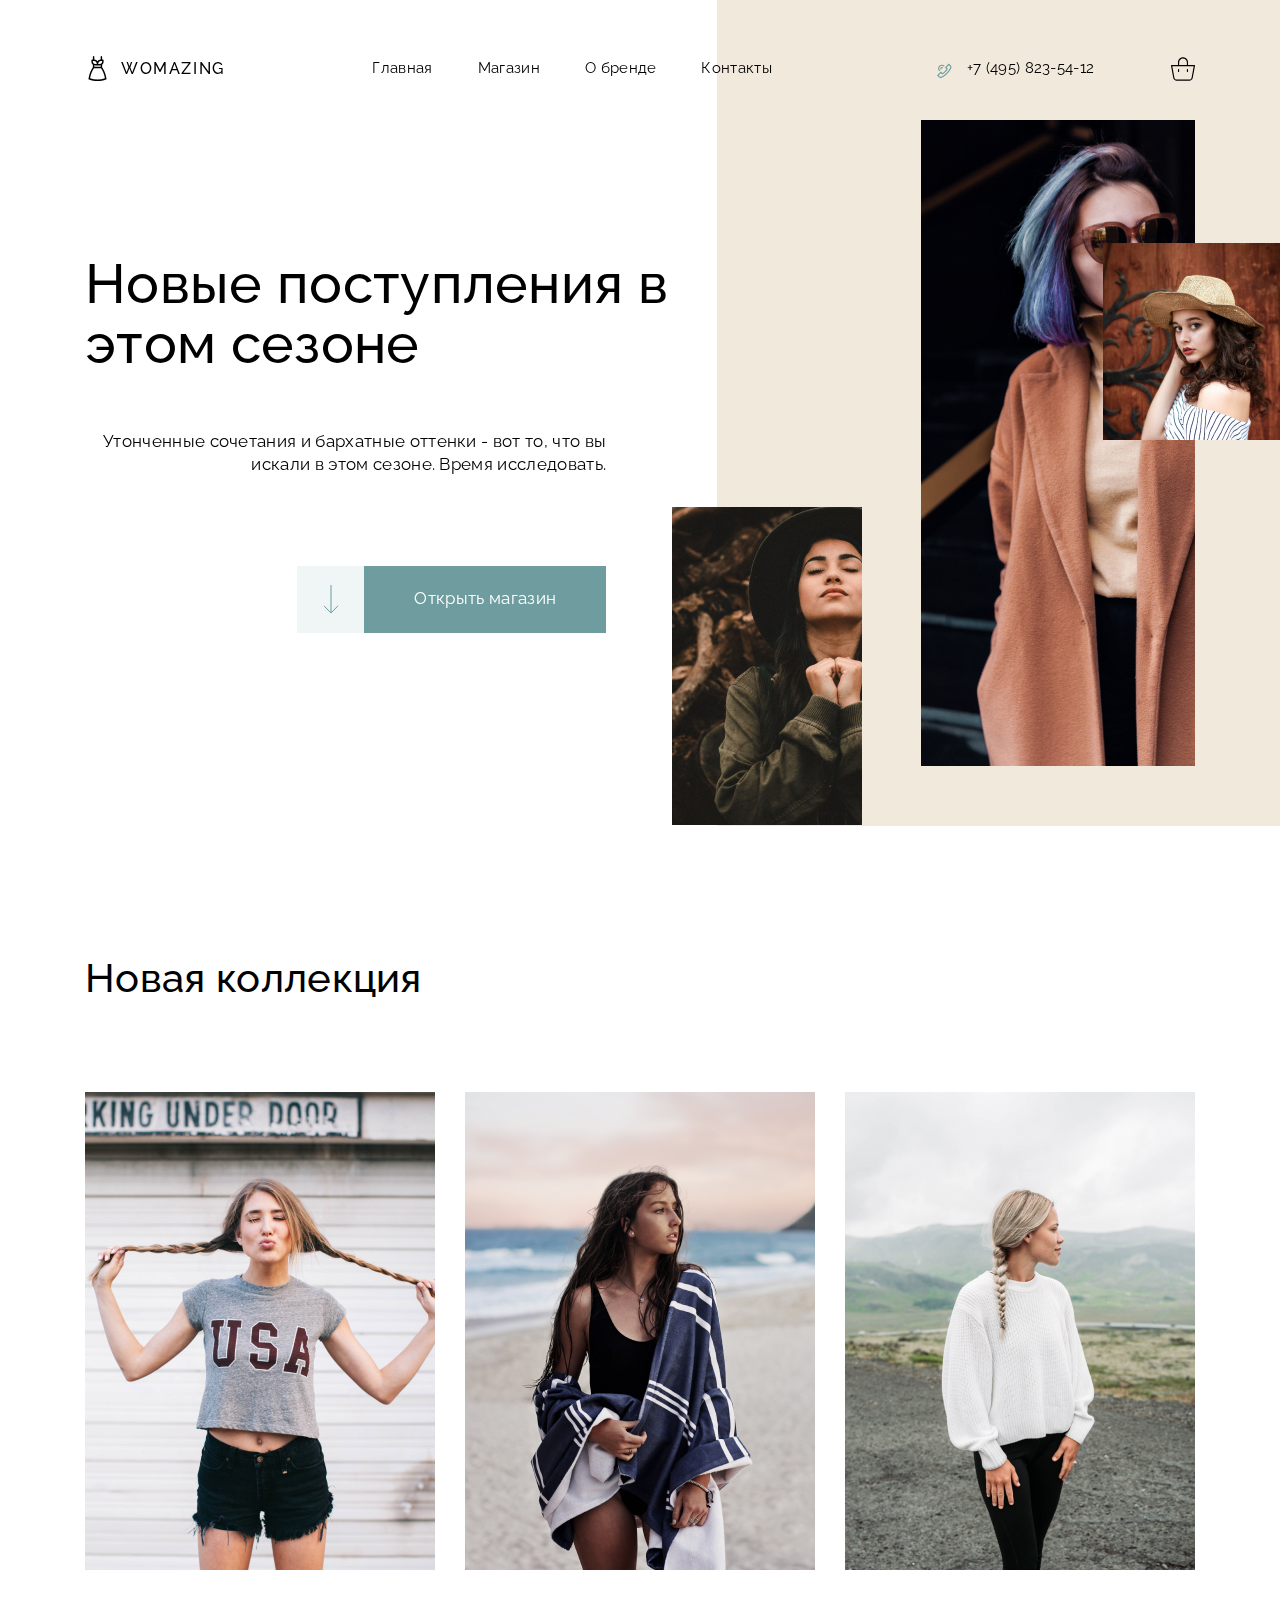
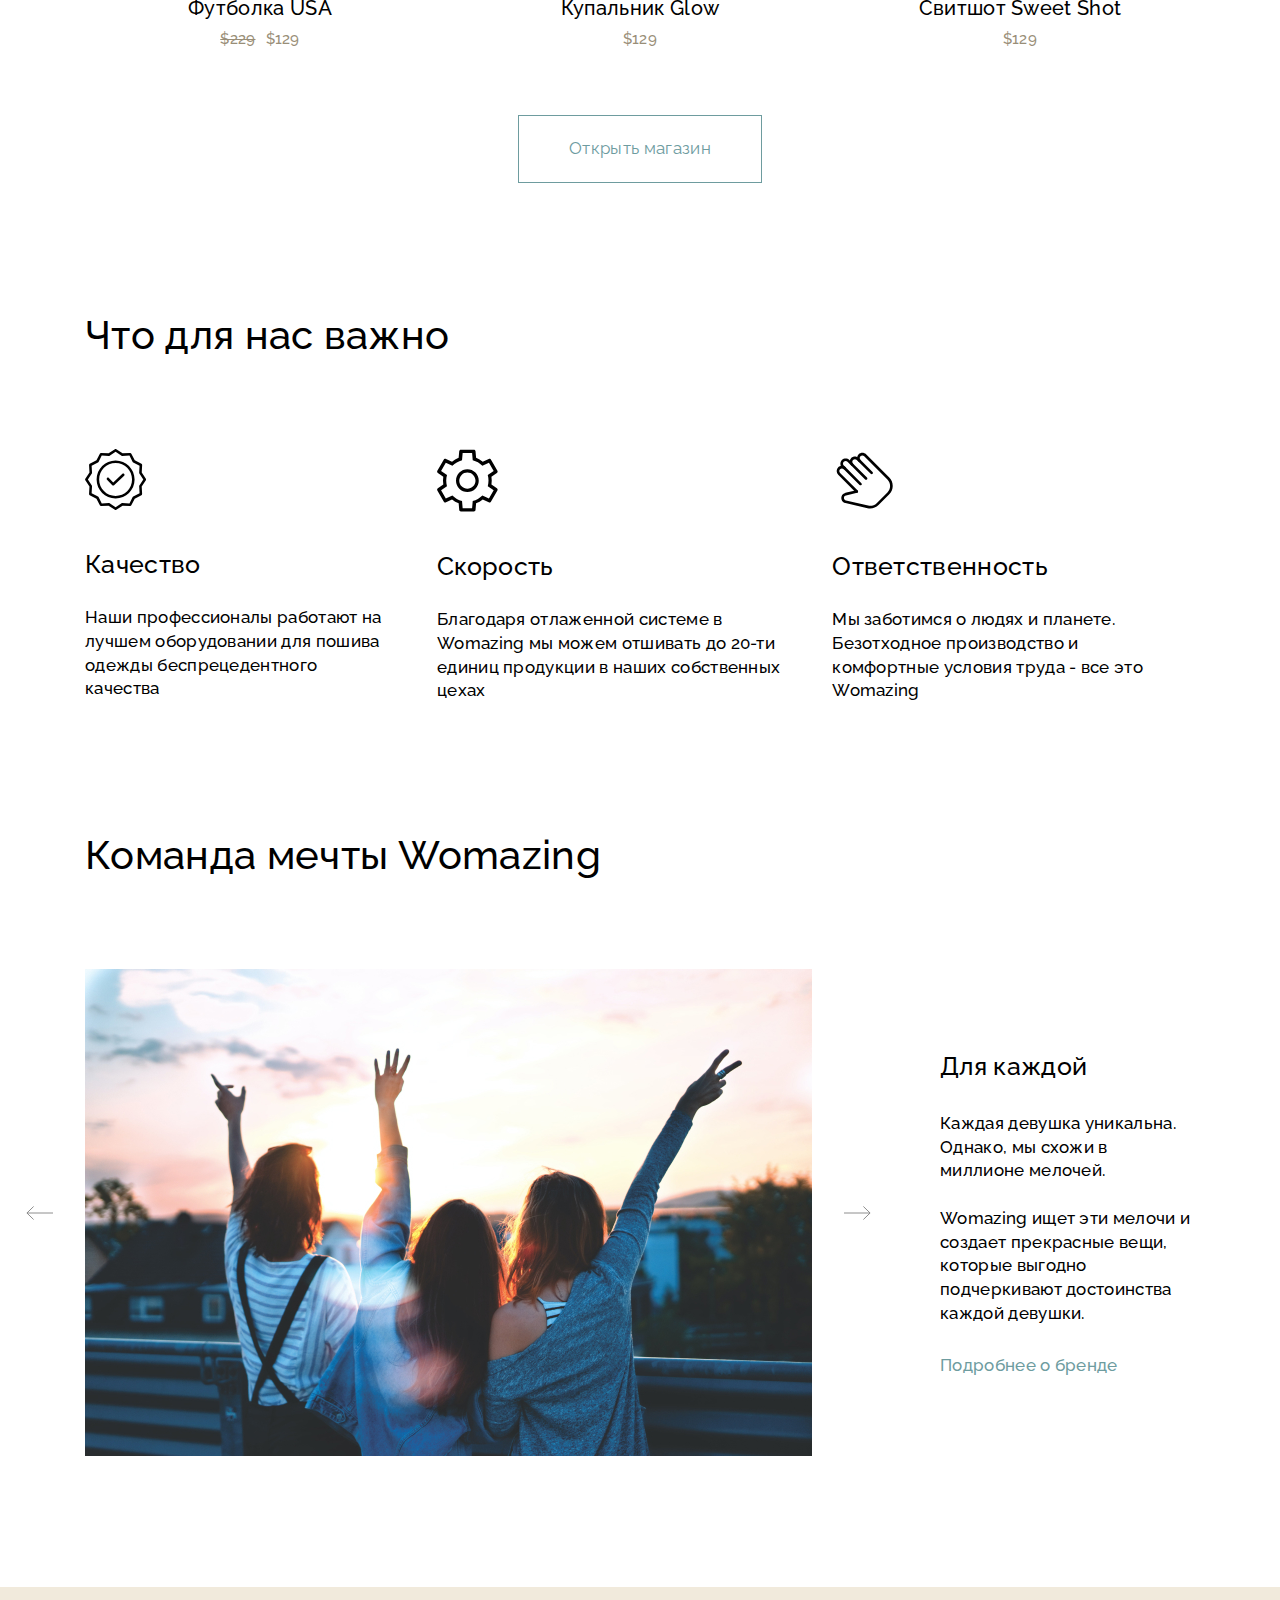
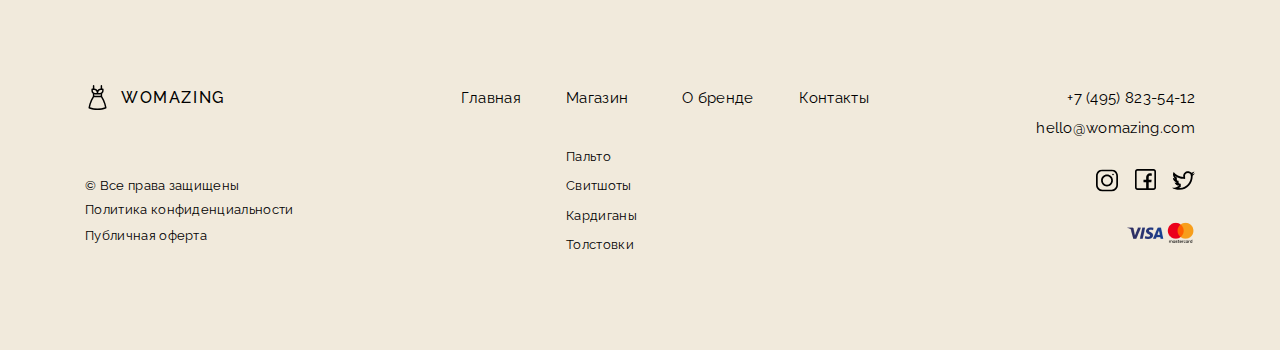
<file: index.html>
<!DOCTYPE html>
<html lang="ru">
  <head>
    <meta charset="UTF-8" />
    <meta http-equiv="X-UA-Compatible" content="IE=edge" />
    <meta name="viewport" content="width=device-width, initial-scale=1.0" />
    <link
      href="https://fonts.googleapis.com/css?family=Raleway:300,regular,500,700,900&display=swap"
      rel="stylesheet"
    />
    <link
      rel="stylesheet"
      href="https://cdn.jsdelivr.net/npm/swiper@9/swiper-bundle.min.css"
    />
    <link rel="stylesheet" href="fontawesome/all.min.css">
    <link rel="stylesheet" href="styles/reset.css" />
    <link rel="stylesheet" href="styles/styles.css" />
    <title>Главная</title>
  </head>
  <body>
    <div class="wrapper">
      <!-- HEADER -->
      <header class="header">
        <div class="header__container">
          <a class="header__logo _logo" href="#">Womazing</a>
          <nav class="header__menu menu">
            <ul class="menu__list">
              <li class="menu__item">
                <a class="menu__link" href="#">Главная</a>
              </li>
              <li class="menu__item">
                <a class="menu__link" href="shop.html">Магазин</a>
              </li>
              <li class="menu__item">
                <a class="menu__link" href="about-brand.html">О бренде</a>
              </li>
              <li class="menu__item">
                <a class="menu__link" href="contacts.html">Контакты</a>
              </li>
            </ul>
          </nav>
          <a class="header__phone" href="tel:+74958235412"
            ><svg
              class="header__phone-svg"
              width="27"
              height="27"
              viewBox="0 0 27 27"
              fill="none"
              xmlns="http://www.w3.org/2000/svg"
            >
              <g clip-path="url(#clip0_6_297)">
                <path
                  d="M8.25235 7.81643C6.75052 9.31823 6.75052 11.7618 8.25232 13.2636L9.05001 12.4659C7.9881 11.404 7.98807 9.67613 9.05004 8.61417C10.112 7.55224 11.8399 7.55224 12.9018 8.61414L13.6995 7.81646C12.1977 6.31463 9.75412 6.31466 8.25235 7.81643Z"
                  fill="#6E9C9F"
                />
                <path
                  d="M9.84133 9.39119C9.20916 10.0234 9.20913 11.052 9.8413 11.6842L10.639 10.8865C10.5458 10.7934 10.4945 10.6695 10.4945 10.5377C10.4945 10.406 10.5459 10.2821 10.639 10.1889C10.7322 10.0958 10.8561 10.0444 10.9878 10.0444C11.1196 10.0444 11.2435 10.0958 11.3366 10.1889L12.1343 9.39122C11.5022 8.75902 10.4735 8.75902 9.84133 9.39119Z"
                  fill="#6E9C9F"
                />
                <path
                  d="M19.7482 7.43513L17.855 5.54847L13.9233 9.47366L15.4475 11.0478C15.1921 11.5013 14.6378 12.3699 13.6933 13.3145C12.7486 14.2592 11.8736 14.8197 11.4158 15.0792L9.87255 13.5556L6.0022 17.4029L7.88504 19.2983C8.60479 20.0181 9.69992 20.2046 10.6101 19.7625C11.9991 19.0879 14.0954 17.8431 16.1942 15.7443C18.2931 13.6455 19.5378 11.5492 20.2124 10.1602C20.3723 9.83109 20.4499 9.47787 20.4499 9.12691C20.4499 8.50719 20.2077 7.89464 19.7482 7.43513ZM19.1977 9.66732C18.5609 10.9785 17.3845 12.9586 15.3965 14.9466C13.4086 16.9345 11.4284 18.1109 10.1173 18.7477C9.63929 18.9799 9.06281 18.8806 8.68414 18.5019L7.59739 17.4079L9.87537 15.1436L11.1901 16.4415L11.5418 16.2849C11.599 16.2595 12.9594 15.6438 14.4911 14.1121C16.0238 12.5795 16.6266 11.2305 16.6515 11.1739L16.804 10.8268L15.5067 9.48704L17.8558 7.14178L18.9511 8.23326C19.3306 8.61329 19.4298 9.18952 19.1977 9.66732Z"
                  fill="#6E9C9F"
                />
              </g>
              <defs>
                <clipPath id="clip0_6_297">
                  <rect
                    width="17"
                    height="17"
                    fill="white"
                    transform="translate(6 3)"
                  />
                </clipPath>
              </defs>
            </svg>
            +7 (495) 823-54-12</a
          >
          <a class="header__basket" href="cart.html">
            <img
              class="header__basket-img"
              src="images/header/basket.svg"
              alt="Корзина"
            />
            <span class="header__basket-counter"></span>
          </a>
        </div>
      </header>
      <!-- PAGE -->
      <main class="page">
        <!-- HOME -->
        <section class="page__home home">
          <div class="home__container">
            <div class="home__slider slider">
              <div class="slider__body swiper">
                <div class="slider__items swiper-wrapper">
                  <div class="slider__item swiper-slide">
                    <h1 class="slider__title">
                      Новые поступления в этом сезоне
                    </h1>
                    <p class="slider__text">
                      Утонченные сочетания и бархатные оттенки - вот то, что вы
                      искали в этом сезоне. Время исследовать.
                    </p>
                    <div class="slider__buttons">
                      <a class="slider__button button-arrow" href="#collection">
                        <img
                          src="images/home/arrow-bottom.svg"
                          alt="Стрелка вниз"
                        />
                      </a>
                      <a class="slider__button button-shop" href="shop.html"
                        >Открыть магазин</a
                      >
                    </div>
                  </div>
                  <div class="slider__item swiper-slide">
                    <h1 class="slider__title">
                      Что-то новенькое. Мы заждались тебя.
                    </h1>
                    <p class="slider__text">
                      Надоело искать себя в сером городе? Настало время новых
                      идей, свежих красок и вдохновения с Womazing!
                    </p>
                    <div class="slider__buttons">
                      <a class="slider__button button-arrow" href="#collection">
                        <img
                          src="images/home/arrow-bottom.svg"
                          alt="Стрелка вниз"
                        />
                      </a>
                      <a class="slider__button button-shop" href="shop.html"
                        >Открыть магазин</a
                      >
                    </div>
                  </div>
                  <div class="slider__item swiper-slide">
                    <h1 class="slider__title">
                      Включай новый сезон с WOMAZING
                    </h1>
                    <p class="slider__text">
                      Мы обновили ассортимент - легендарные коллекции и новинки
                      от отечественных дизайнеров
                    </p>
                    <div class="slider__buttons">
                      <a class="slider__button button-arrow" href="#collection">
                        <img
                          src="images/home/arrow-bottom.svg"
                          alt="Стрелка вниз"
                        />
                      </a>
                      <a class="slider__button button-shop" href="shop.html"
                        >Открыть магазин</a
                      >
                    </div>
                  </div>
                </div>
              </div>
              <div class="slider-images swiper">
                <div class="slider-images__items swiper-wrapper">
                  <div class="slider-images__item swiper-slide">
                    <img
                      class="slider-images__img"
                      src="images/home/image-1.jpg"
                      alt="Изображение 1"
                    />
                  </div>
                  <div class="slider-images__item swiper-slide">
                    <img
                      class="slider-images__img"
                      src="images/home/image-1.jpg"
                      alt="Изображение 2"
                    />
                  </div>
                  <div class="slider-images__item swiper-slide">
                    <img
                      class="slider-images__img"
                      src="images/home/image-1.jpg"
                      alt="Изображение 3"
                    />
                  </div>
                </div>
              </div>
              <div class="slider-pagination swiper-pagination"></div>
            </div>
            <div class="home__background"></div>
          </div>
        </section>
        <!-- COLLECTION -->
        <section class="page__collection collection" id="collection">
          <div class="collection__container">
            <h2 class="collection__title">Новая коллекция</h2>
            <div class="collection__body">
              <ul class="collection__items">
                <li class="collection__item item-collection">
                  <a class="item-collection__link" href="#">
                    <div class="item-collection__img-wrapper">
                      <img
                        class="item-collection__img"
                        src="images/collection/item-1.jpg"
                        alt="Первый товар"
                      />
                      <div class="item-collection__overlay"></div>
                    </div>
                    <p class="item-collection__title">Футболка USA</p>
                    <p class="item-collection__price"><span>$229</span>$129</p></a
                  >
                </li>
                <li class="collection__item item-collection">
                  <a class="item-collection__link" href="#">
                    <div class="item-collection__img-wrapper">
                      <img
                        class="item-collection__img"
                        src="images/collection/item-2.jpg"
                        alt="Второй товар"
                      />
                      <div class="item-collection__overlay"></div>
                    </div>
                    <p class="item-collection__title">Купальник Glow</p>
                    <p class="item-collection__price">$129</p></a
                  >
                </li>
                <li class="collection__item item-collection">
                  <a class="item-collection__link" href="#">
                    <div class="item-collection__img-wrapper">
                      <img
                        class="item-collection__img"
                        src="images/collection/item-3.jpg"
                        alt="Третий товар"
                      />
                      <div class="item-collection__overlay"></div>
                    </div>
                    <p class="item-collection__title">Свитшот Sweet Shot</p>
                    <p class="item-collection__price">$129</p></a
                  >
                </li>
              </ul>
              <a class="collection__button" href="shop.html">Открыть магазин</a>
            </div>
          </div>
        </section>
        <!-- QUALITIES -->
        <section class="page__qualities qualities">
          <div class="qualities__container">
            <h2 class="qualities__title">Что для нас важно</h2>
            <div class="qualities__body">
              <div class="qualities__items">
                <div class="qualities__item item-qualities">
                  <img
                    class="item-qualities__img"
                    src="images/qualities/item-1.svg"
                    alt="Первое качество"
                  />
                  <p class="item-qualities__title">Качество</p>
                  <p class="item-qualities__text">
                    Наши профессионалы работают на лучшем оборудовании для
                    пошива одежды беспрецедентного качества
                  </p>
                </div>
                <div class="qualities__item item-qualities">
                  <img
                    class="item-qualities__img"
                    src="images/qualities/item-2.svg"
                    alt="Второе качество"
                  />
                  <p class="item-qualities__title">Скорость</p>
                  <p class="item-qualities__text">
                    Благодаря отлаженной системе в Womazing мы можем отшивать до
                    20-ти единиц продукции в наших собственных цехах
                  </p>
                </div>
                <div class="qualities__item item-qualities">
                  <img
                    class="item-qualities__img"
                    src="images/qualities/item-3.svg"
                    alt="Третье качество"
                  />
                  <p class="item-qualities__title">Ответственность</p>
                  <p class="item-qualities__text">
                    Мы заботимся о людях и планете. Безотходное производство и
                    комфортные условия труда - все это Womazing
                  </p>
                </div>
              </div>
            </div>
          </div>
        </section>
        <!-- ABOUT -->
        <section class="page__about about">
          <div class="about__container">
            <h2 class="about__title">Команда мечты Womazing</h2>
            <div class="about__body">
              <div class="about__slider-container">
                <div class="about__slider slider-about swiper">
                  <div class="slider-about__wrapper swiper-wrapper">
                    <div class="slider-about__item swiper-slide">
                      <img
                        class="slider-about__img"
                        src="images/about/item-1.jpg"
                        alt="Первое фото"
                      />
                    </div>
                    <div class="slider-about__item swiper-slide">
                      <img
                        class="slider-about__img"
                        src="images/about/item-2.jpg"
                        alt="Второе фото"
                      />
                    </div>
                    <div class="slider-about__item swiper-slide">
                      <img
                        class="slider-about__img"
                        src="images/about/item-3.jpg"
                        alt="Третье фото"
                      />
                    </div>
                  </div>
                  <div class="slider-about-pagination swiper-pagination"></div>
                </div>
                <div class="slider-about-button-prev swiper-button-prev">
                  <svg
                    width="29"
                    height="16"
                    viewBox="0 0 29 16"
                    xmlns="http://www.w3.org/2000/svg"
                  >
                    <path
                      d="M29 8L0.999999 8M0.999999 8L8.18919 0.999999M0.999999 8L8.18919 15"
                      stroke="#858585" 
                    />
                  </svg>
                </div>
                <div class="slider-about-button-next swiper-button-next">
                  <svg
                    width="29"
                    height="16"
                    viewBox="0 0 29 16"
                    xmlns="http://www.w3.org/2000/svg"
                  >
                    <path
                      d="M8.34742e-08 8L28 8M28 8L20.8108 15M28 8L20.8108 1"
                      stroke="#858585" 
                    />
                  </svg>
                </div>
              </div>
              <div class="about__info info-about">
                <h3 class="info-about__title">Для каждой</h3>
                <p class="info-about__text">
                  Каждая девушка уникальна. Однако, мы схожи в миллионе мелочей.
                  <br />
                  <br />
                  Womazing ищет эти мелочи и создает прекрасные вещи, которые
                  выгодно подчеркивают достоинства каждой девушки.
                </p>
                <a class="info-about__link" href="#">Подробнее о бренде</a>
              </div>
            </div>
          </div>
        </section>
      </main>
      <!-- FOOTER -->
      <footer class="footer">
        <div class="footer__container">
          <div class="footer__rights-block">
            <a class="footer__logo _logo">Womazing</a>
            <p class="footer__rights">Все права защищены</p>
            <a class="footer__privacy-policy" href="#"
              >Политика конфиденциальности</a
            >
            <a class="footer__public-offer" href="#">Публичная оферта</a>
          </div>
          <div class="footer__items-block items-block">
            <ul class="items-block__list">
              <li class="items-block__item">
                <a class="items-block__link" href="#">Главная</a>
              </li>
              <li class="items-block__item">
                <a class="items-block__link" href="#">Магазин</a>
                <ul class="items-block__link-items">
                  <li class="items-block__link-item">
                    <a class="items-block__link-link" href="#">Пальто</a>
                  </li>
                  <li class="items-block__link-item">
                    <a class="items-block__link-link" href="#">Свитшоты</a>
                  </li>
                  <li class="items-block__link-item">
                    <a class="items-block__link-link" href="#">Кардиганы</a>
                  </li>
                  <li class="items-block__link-item">
                    <a class="items-block__link-link" href="#">Толстовки</a>
                  </li>
                </ul>
              </li>
              <li class="items-block__item">
                <a class="items-block__link" href="#">О бренде</a>
              </li>
              <li class="items-block__item">
                <a class="items-block__link" href="#">Контакты</a>
              </li>
            </ul>
          </div>
          <div class="footer__contacts-block">
            <a class="footer__phone" href="tel:+74958235412"
              >+7 (495) 823-54-12</a
            >
            <a class="footer__mail" href="mailto:hello@womazing.com"
              >hello@womazing.com</a
            >
            <div class="footer__media">
              <a href="" class="footer__media-link">
                <img
                  class="footer__media-img"
                  src="images/footer/instagram.svg"
                  alt="Instagram"
              /></a>
              <a href="" class="footer__media-link">
                <img
                  class="footer__media-img"
                  src="images/footer/facebook.svg"
                  alt="Facebook"
              /></a>
              <a href="" class="footer__media-link">
                <img
                  class="footer__media-img"
                  src="images/footer/twitter.svg"
                  alt="Twitter"
              /></a>
            </div>
            <img
              class="footer__cards"
              src="images/footer/cards.png"
              alt="Платежные карты"
            />
          </div>
        </div>
      </footer>
    </div>

    <script src="https://cdn.jsdelivr.net/npm/swiper@9/swiper-bundle.min.js"></script>
    <script src="scripts/scripts.js"></script>
  </body>
</html>
</file>
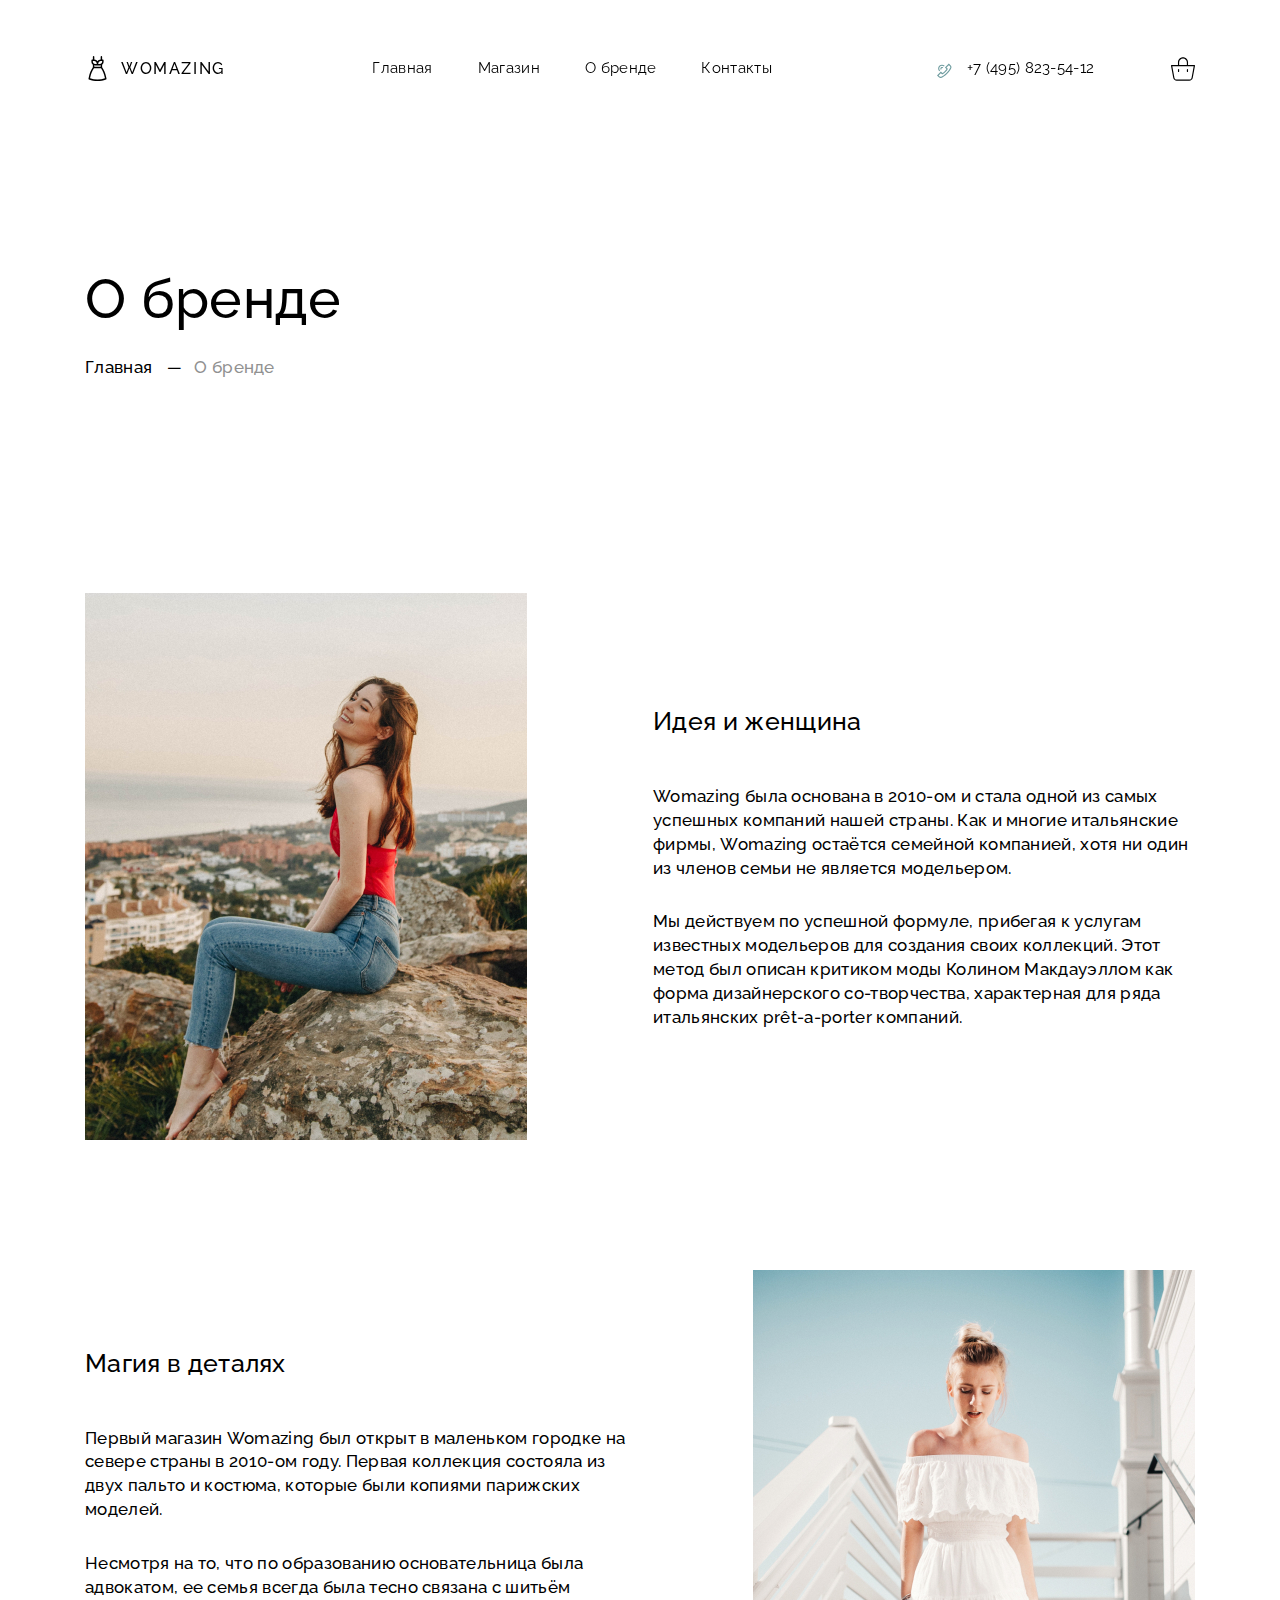
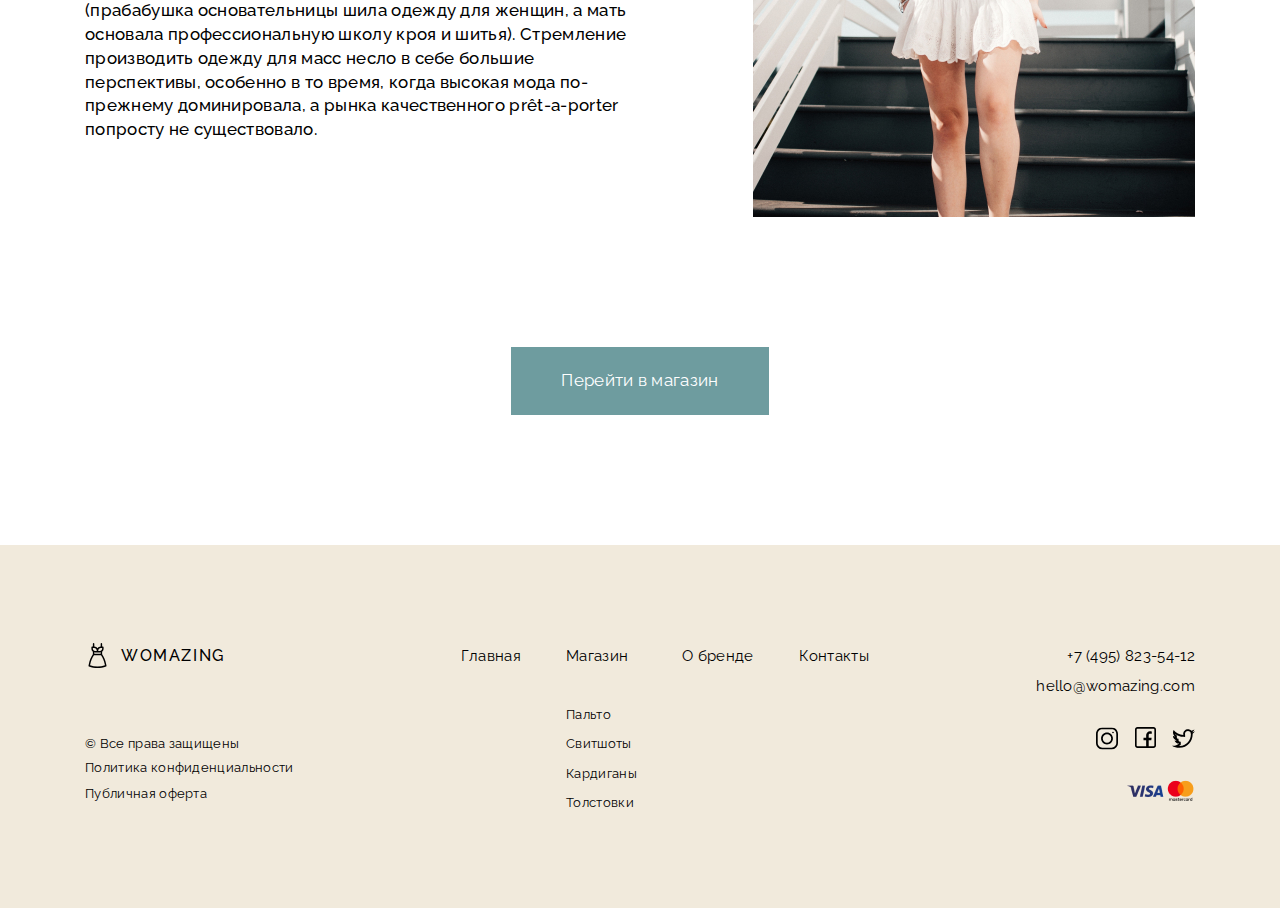
<file: about-brand.html>
<!DOCTYPE html>
<html lang="ru">
  <head>
    <meta charset="UTF-8" />
    <meta http-equiv="X-UA-Compatible" content="IE=edge" />
    <meta name="viewport" content="width=device-width, initial-scale=1.0" />
    <link
      href="https://fonts.googleapis.com/css?family=Raleway:300,regular,500,700,900&display=swap"
      rel="stylesheet"
    />
    <link
      rel="stylesheet"
      href="https://cdn.jsdelivr.net/npm/swiper@9/swiper-bundle.min.css"
    />
    <link rel="stylesheet" href="fontawesome/all.min.css" />
    <link rel="stylesheet" href="styles/reset.css" />
    <link rel="stylesheet" href="styles/styles.css" />
    <title>О бренде</title>
  </head>
  <body>
    <div class="wrapper">
      <!-- HEADER -->
      <header class="header">
        <div class="header__container">
          <a class="header__logo _logo" href="index.html">Womazing</a>
          <nav class="header__menu menu">
            <ul class="menu__list">
              <li class="menu__item">
                <a class="menu__link" href="index.html">Главная</a>
              </li>
              <li class="menu__item">
                <a class="menu__link" href="shop.html">Магазин</a>
              </li>
              <li class="menu__item">
                <a class="menu__link" href="#">О бренде</a>
              </li>
              <li class="menu__item">
                <a class="menu__link" href="contacts.html">Контакты</a>
              </li>
            </ul>
          </nav>
          <a class="header__phone" href="tel:+74958235412"
            ><svg
              class="header__phone-svg"
              width="27"
              height="27"
              viewBox="0 0 27 27"
              fill="none"
              xmlns="http://www.w3.org/2000/svg"
            >
              <g clip-path="url(#clip0_6_297)">
                <path
                  d="M8.25235 7.81643C6.75052 9.31823 6.75052 11.7618 8.25232 13.2636L9.05001 12.4659C7.9881 11.404 7.98807 9.67613 9.05004 8.61417C10.112 7.55224 11.8399 7.55224 12.9018 8.61414L13.6995 7.81646C12.1977 6.31463 9.75412 6.31466 8.25235 7.81643Z"
                  fill="#6E9C9F"
                />
                <path
                  d="M9.84133 9.39119C9.20916 10.0234 9.20913 11.052 9.8413 11.6842L10.639 10.8865C10.5458 10.7934 10.4945 10.6695 10.4945 10.5377C10.4945 10.406 10.5459 10.2821 10.639 10.1889C10.7322 10.0958 10.8561 10.0444 10.9878 10.0444C11.1196 10.0444 11.2435 10.0958 11.3366 10.1889L12.1343 9.39122C11.5022 8.75902 10.4735 8.75902 9.84133 9.39119Z"
                  fill="#6E9C9F"
                />
                <path
                  d="M19.7482 7.43513L17.855 5.54847L13.9233 9.47366L15.4475 11.0478C15.1921 11.5013 14.6378 12.3699 13.6933 13.3145C12.7486 14.2592 11.8736 14.8197 11.4158 15.0792L9.87255 13.5556L6.0022 17.4029L7.88504 19.2983C8.60479 20.0181 9.69992 20.2046 10.6101 19.7625C11.9991 19.0879 14.0954 17.8431 16.1942 15.7443C18.2931 13.6455 19.5378 11.5492 20.2124 10.1602C20.3723 9.83109 20.4499 9.47787 20.4499 9.12691C20.4499 8.50719 20.2077 7.89464 19.7482 7.43513ZM19.1977 9.66732C18.5609 10.9785 17.3845 12.9586 15.3965 14.9466C13.4086 16.9345 11.4284 18.1109 10.1173 18.7477C9.63929 18.9799 9.06281 18.8806 8.68414 18.5019L7.59739 17.4079L9.87537 15.1436L11.1901 16.4415L11.5418 16.2849C11.599 16.2595 12.9594 15.6438 14.4911 14.1121C16.0238 12.5795 16.6266 11.2305 16.6515 11.1739L16.804 10.8268L15.5067 9.48704L17.8558 7.14178L18.9511 8.23326C19.3306 8.61329 19.4298 9.18952 19.1977 9.66732Z"
                  fill="#6E9C9F"
                />
              </g>
              <defs>
                <clipPath id="clip0_6_297">
                  <rect
                    width="17"
                    height="17"
                    fill="white"
                    transform="translate(6 3)"
                  />
                </clipPath>
              </defs>
            </svg>
            +7 (495) 823-54-12</a
          >
          <a class="header__basket" href="cart.html">
            <img
              class="header__basket-img"
              src="images/header/basket.svg"
              alt="Корзина"
            />
            <span class="header__basket-counter"></span>
          </a>
        </div>
      </header>
      <!-- PAGE -->
      <main class="page">
        <!-- ABOUT BRAND -->
        <section class="page__about-brand about-brand">
          <div class="about-brand__container">
            <h1 class="about-brand__title">О бренде</h1>
            <div class="about-brand__breadcrumb breadcrumb">
              <ul class="breadcrumb__items">
                <li class="breadcrumb__item">
                  <a class="breadcrumb__link" href="index.html">Главная</a>
                </li>
                <li class="breadcrumb__item">
                  <a class="breadcrumb__link active" href="#">О бренде</a>
                </li>
              </ul>
            </div>
            <div class="about-brand__article article">
              <img
                class="article__img"
                alt="Изображение статьи"
                src="images/about-brand/article-img-1.jpg"
              />
              <article class="article__body">
                <h3 class="article__title">Идея и женщина</h3>
                <p class="article__text">
                  Womazing была основана в 2010-ом и стала одной из самых
                  успешных компаний нашей страны. Как и многие итальянские
                  фирмы, Womazing остаётся семейной компанией, хотя ни один из
                  членов семьи не является модельером.
                </p>
                <p class="article__text">
                  Мы действуем по успешной формуле, прибегая к услугам известных
                  модельеров для создания своих коллекций. Этот метод был описан
                  критиком моды Колином Макдауэллом как форма дизайнерского
                  со-творчества, характерная для ряда итальянских prêt-a-porter
                  компаний.
                </p>
              </article>
            </div>
            <div class="about-brand__article article">
              <article class="article__body">
                <h3 class="article__title">Магия в деталях</h3>
                <p class="article__text">
                  Первый магазин Womazing был открыт в маленьком городке на
                  севере страны в 2010-ом году. Первая коллекция состояла из
                  двух пальто и костюма, которые были копиями парижских моделей.
                </p>
                <p class="article__text">
                  Несмотря на то, что по образованию основательница была
                  адвокатом, ее семья всегда была тесно связана с шитьём
                  (прабабушка основательницы шила одежду для женщин, а мать
                  основала профессиональную школу кроя и шитья). Стремление
                  производить одежду для масс несло в себе большие перспективы,
                  особенно в то время, когда высокая мода по-прежнему
                  доминировала, а рынка качественного prêt-a-porter попросту не
                  существовало.
                </p>
              </article>
              <img
                class="article__img"
                alt="Изображение статьи"
                src="images/about-brand/article-img-2.jpg"
              />
            </div>
            <div class="about-brand__button-body">
              <a class="about-brand__button" href="shop.html"
                >Перейти в магазин</a
              >
            </div>
          </div>
        </section>
      </main>
      <!-- FOOTER -->
      <footer class="footer">
        <div class="footer__container">
          <div class="footer__rights-block">
            <a class="footer__logo _logo">Womazing</a>
            <p class="footer__rights">Все права защищены</p>
            <a class="footer__privacy-policy" href="#"
              >Политика конфиденциальности</a
            >
            <a class="footer__public-offer" href="#">Публичная оферта</a>
          </div>
          <div class="footer__items-block items-block">
            <ul class="items-block__list">
              <li class="items-block__item">
                <a class="items-block__link" href="#">Главная</a>
              </li>
              <li class="items-block__item">
                <a class="items-block__link" href="#">Магазин</a>
                <ul class="items-block__link-items">
                  <li class="items-block__link-item">
                    <a class="items-block__link-link" href="#">Пальто</a>
                  </li>
                  <li class="items-block__link-item">
                    <a class="items-block__link-link" href="#">Свитшоты</a>
                  </li>
                  <li class="items-block__link-item">
                    <a class="items-block__link-link" href="#">Кардиганы</a>
                  </li>
                  <li class="items-block__link-item">
                    <a class="items-block__link-link" href="#">Толстовки</a>
                  </li>
                </ul>
              </li>
              <li class="items-block__item">
                <a class="items-block__link" href="#">О бренде</a>
              </li>
              <li class="items-block__item">
                <a class="items-block__link" href="#">Контакты</a>
              </li>
            </ul>
          </div>
          <div class="footer__contacts-block">
            <a class="footer__phone" href="tel:+74958235412"
              >+7 (495) 823-54-12</a
            >
            <a class="footer__mail" href="mailto:hello@womazing.com"
              >hello@womazing.com</a
            >
            <div class="footer__media">
              <a href="" class="footer__media-link">
                <img
                  class="footer__media-img"
                  src="images/footer/instagram.svg"
                  alt="Instagram"
              /></a>
              <a href="" class="footer__media-link">
                <img
                  class="footer__media-img"
                  src="images/footer/facebook.svg"
                  alt="Facebook"
              /></a>
              <a href="" class="footer__media-link">
                <img
                  class="footer__media-img"
                  src="images/footer/twitter.svg"
                  alt="Twitter"
              /></a>
            </div>
            <img
              class="footer__cards"
              src="images/footer/cards.png"
              alt="Платежные карты"
            />
          </div>
        </div>
      </footer>
    </div>
    <script src="https://cdn.jsdelivr.net/npm/swiper@9/swiper-bundle.min.js"></script>
    <script src="scripts/scripts.js"></script>
  </body>
</html>
</file>
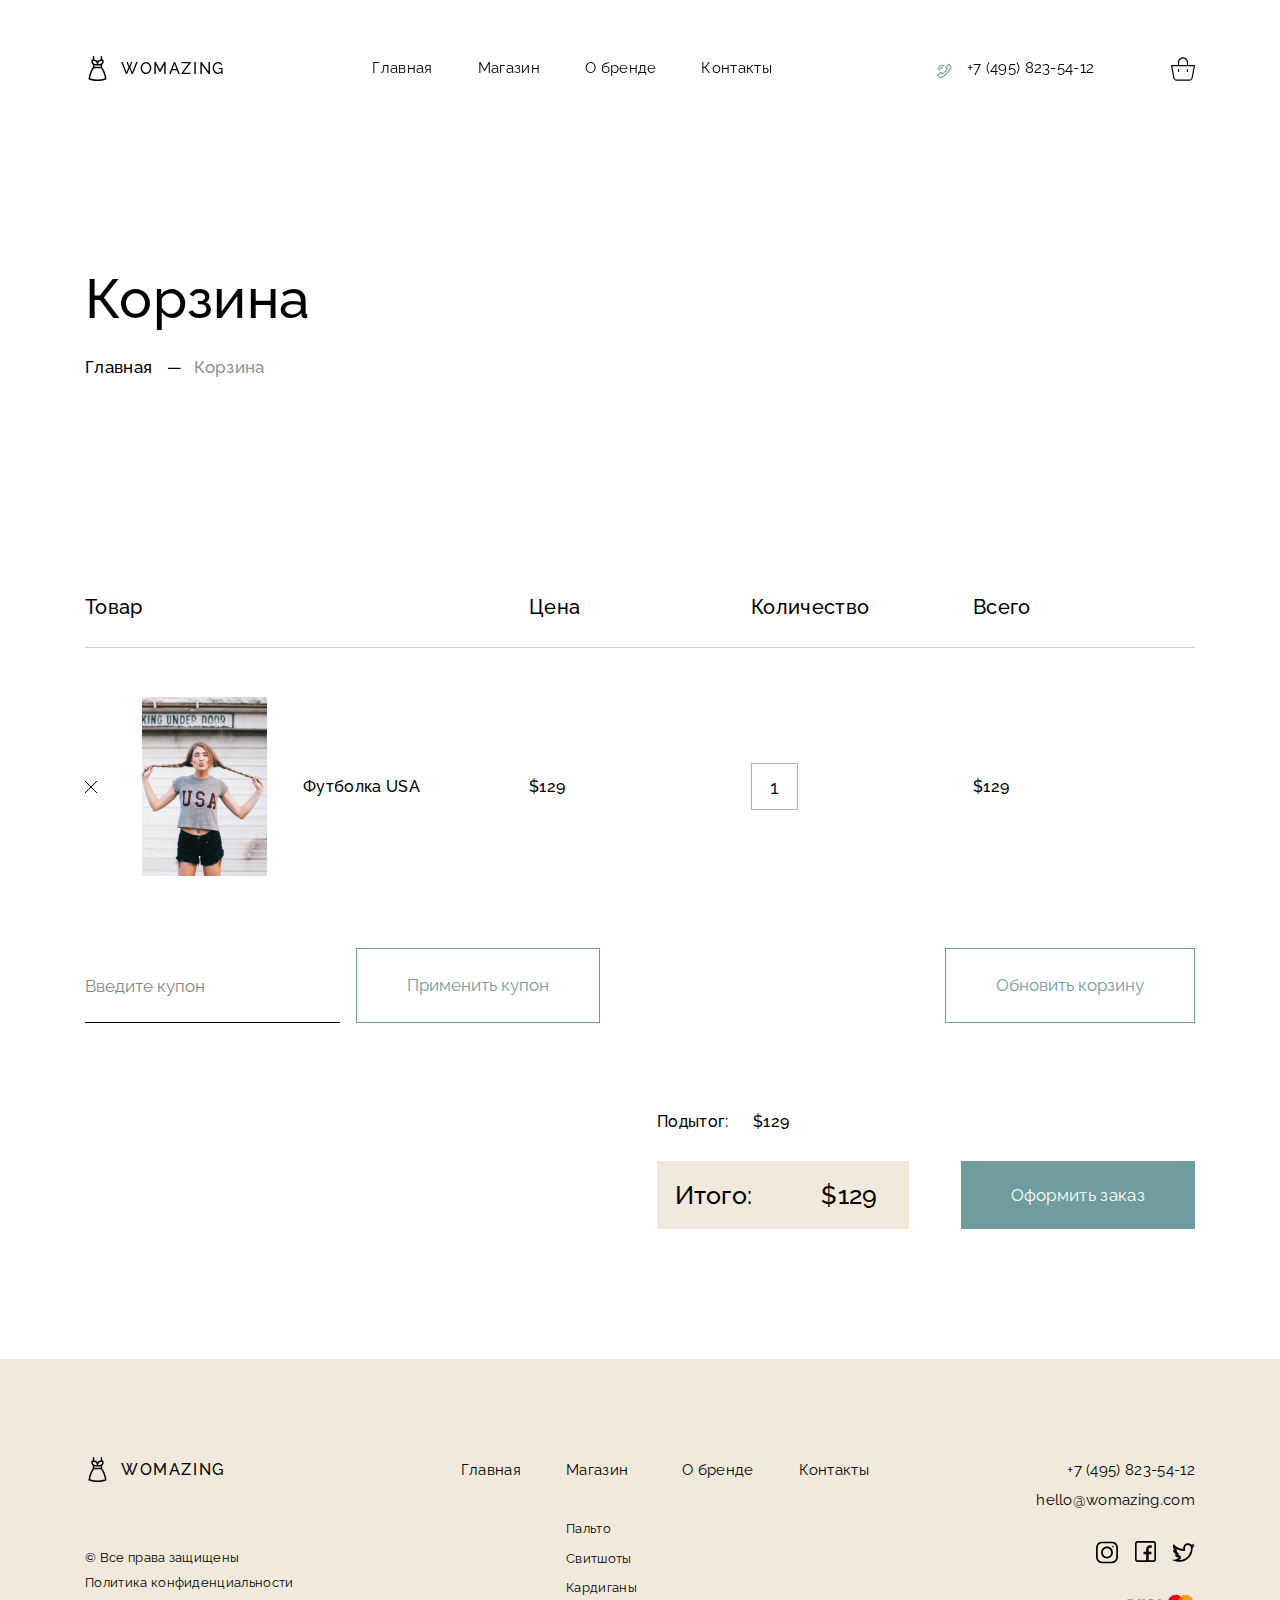
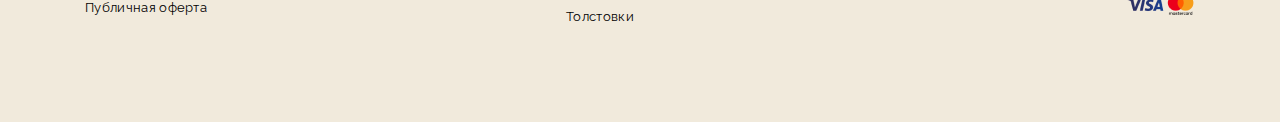
<file: cart.html>
<!DOCTYPE html>
<html lang="ru">
  <head>
    <meta charset="UTF-8" />
    <meta http-equiv="X-UA-Compatible" content="IE=edge" />
    <meta name="viewport" content="width=device-width, initial-scale=1.0" />
    <link
      href="https://fonts.googleapis.com/css?family=Raleway:300,regular,500,700,900&display=swap"
      rel="stylesheet"
    />
    <link
      rel="stylesheet"
      href="https://cdn.jsdelivr.net/npm/swiper@9/swiper-bundle.min.css"
    />
    <link rel="stylesheet" href="fontawesome/all.min.css" />
    <link rel="stylesheet" href="styles/reset.css" />
    <link rel="stylesheet" href="styles/styles.css" />
    <title>Корзина</title>
  </head>
  <body>
    <div class="wrapper">
      <!-- HEADER -->
      <header class="header">
        <div class="header__container">
          <a class="header__logo _logo" href="index.html">Womazing</a>
          <nav class="header__menu menu">
            <ul class="menu__list">
              <li class="menu__item">
                <a class="menu__link" href="index.html">Главная</a>
              </li>
              <li class="menu__item">
                <a class="menu__link" href="shop.html">Магазин</a>
              </li>
              <li class="menu__item">
                <a class="menu__link" href="about-brand.html">О бренде</a>
              </li>
              <li class="menu__item">
                <a class="menu__link" href="contacts.html">Контакты</a>
              </li>
            </ul>
          </nav>
          <a class="header__phone" href="tel:+74958235412"
            ><svg
              class="header__phone-svg"
              width="27"
              height="27"
              viewBox="0 0 27 27"
              fill="none"
              xmlns="http://www.w3.org/2000/svg"
            >
              <g clip-path="url(#clip0_6_297)">
                <path
                  d="M8.25235 7.81643C6.75052 9.31823 6.75052 11.7618 8.25232 13.2636L9.05001 12.4659C7.9881 11.404 7.98807 9.67613 9.05004 8.61417C10.112 7.55224 11.8399 7.55224 12.9018 8.61414L13.6995 7.81646C12.1977 6.31463 9.75412 6.31466 8.25235 7.81643Z"
                  fill="#6E9C9F"
                />
                <path
                  d="M9.84133 9.39119C9.20916 10.0234 9.20913 11.052 9.8413 11.6842L10.639 10.8865C10.5458 10.7934 10.4945 10.6695 10.4945 10.5377C10.4945 10.406 10.5459 10.2821 10.639 10.1889C10.7322 10.0958 10.8561 10.0444 10.9878 10.0444C11.1196 10.0444 11.2435 10.0958 11.3366 10.1889L12.1343 9.39122C11.5022 8.75902 10.4735 8.75902 9.84133 9.39119Z"
                  fill="#6E9C9F"
                />
                <path
                  d="M19.7482 7.43513L17.855 5.54847L13.9233 9.47366L15.4475 11.0478C15.1921 11.5013 14.6378 12.3699 13.6933 13.3145C12.7486 14.2592 11.8736 14.8197 11.4158 15.0792L9.87255 13.5556L6.0022 17.4029L7.88504 19.2983C8.60479 20.0181 9.69992 20.2046 10.6101 19.7625C11.9991 19.0879 14.0954 17.8431 16.1942 15.7443C18.2931 13.6455 19.5378 11.5492 20.2124 10.1602C20.3723 9.83109 20.4499 9.47787 20.4499 9.12691C20.4499 8.50719 20.2077 7.89464 19.7482 7.43513ZM19.1977 9.66732C18.5609 10.9785 17.3845 12.9586 15.3965 14.9466C13.4086 16.9345 11.4284 18.1109 10.1173 18.7477C9.63929 18.9799 9.06281 18.8806 8.68414 18.5019L7.59739 17.4079L9.87537 15.1436L11.1901 16.4415L11.5418 16.2849C11.599 16.2595 12.9594 15.6438 14.4911 14.1121C16.0238 12.5795 16.6266 11.2305 16.6515 11.1739L16.804 10.8268L15.5067 9.48704L17.8558 7.14178L18.9511 8.23326C19.3306 8.61329 19.4298 9.18952 19.1977 9.66732Z"
                  fill="#6E9C9F"
                />
              </g>
              <defs>
                <clipPath id="clip0_6_297">
                  <rect
                    width="17"
                    height="17"
                    fill="white"
                    transform="translate(6 3)"
                  />
                </clipPath>
              </defs>
            </svg>
            +7 (495) 823-54-12</a
          >
          <a class="header__basket" href="#">
            <img
              class="header__basket-img"
              src="images/header/basket.svg"
              alt="Корзина"
            />
            <span class="header__basket-counter"></span>
          </a>
        </div>
      </header>
      <!-- PAGE -->
      <main class="page">
        <!-- CART -->
        <section class="page__cart cart">
          <div class="cart__container">
            <h1 class="cart__title">Корзина</h1>
            <div class="cart__breadcrumb breadcrumb">
              <ul class="breadcrumb__items">
                <li class="breadcrumb__item">
                  <a class="breadcrumb__link" href="index.html">Главная</a>
                </li>
                <li class="breadcrumb__item">
                  <a class="breadcrumb__link active" href="#">Корзина</a>
                </li>
              </ul>
            </div>
            <div class="cart__list">
              <ul class="cart__header">
                <li>Товар</li>
                <li>Цена</li>
                <li>Количество</li>
                <li>Всего</li>
              </ul>
              <ul class="cart__item">
                <li>
                  <a class="cart__item-link" href="">
                    <span></span>
                    <img
                      src="images/cart/table-item-1.jpg"
                      alt="Изображение товара"
                    />
                    <p>Футболка USA</p></a
                  >
                </li>
                <li>$129</li>
                <li>
                  <input type="number" min="1" max="20" placeholder="1" />
                </li>
                <li>$129</li>
              </ul>
            </div>
            <div class="cart__update">
              <div class="cart__coupon coupon">
                <input
                  class="coupon__input"
                  type="text"
                  placeholder="Введите купон"
                />
                <button class="coupon__button" type="submit">
                  Применить купон
                </button>
              </div>
              <button class="cart__update-button" type="submit">
                Обновить корзину
              </button>
            </div>
            <div class="cart__result">
              <p class="cart__result-subtotal">Подытог: <span>$129</span></p>
              <div class="cart__total">
                <p class="cart__total-text">Итого: <span>$129</span></p>
                <a class="cart__total-button" href="">Оформить заказ</a>
              </div>
            </div>
          </div>
        </section>
      </main>
      <!-- FOOTER -->
      <footer class="footer">
        <div class="footer__container">
          <div class="footer__rights-block">
            <a class="footer__logo _logo">Womazing</a>
            <p class="footer__rights">Все права защищены</p>
            <a class="footer__privacy-policy" href="#"
              >Политика конфиденциальности</a
            >
            <a class="footer__public-offer" href="#">Публичная оферта</a>
          </div>
          <div class="footer__items-block items-block">
            <ul class="items-block__list">
              <li class="items-block__item">
                <a class="items-block__link" href="#">Главная</a>
              </li>
              <li class="items-block__item">
                <a class="items-block__link" href="#">Магазин</a>
                <ul class="items-block__link-items">
                  <li class="items-block__link-item">
                    <a class="items-block__link-link" href="#">Пальто</a>
                  </li>
                  <li class="items-block__link-item">
                    <a class="items-block__link-link" href="#">Свитшоты</a>
                  </li>
                  <li class="items-block__link-item">
                    <a class="items-block__link-link" href="#">Кардиганы</a>
                  </li>
                  <li class="items-block__link-item">
                    <a class="items-block__link-link" href="#">Толстовки</a>
                  </li>
                </ul>
              </li>
              <li class="items-block__item">
                <a class="items-block__link" href="#">О бренде</a>
              </li>
              <li class="items-block__item">
                <a class="items-block__link" href="#">Контакты</a>
              </li>
            </ul>
          </div>
          <div class="footer__contacts-block">
            <a class="footer__phone" href="tel:+74958235412"
              >+7 (495) 823-54-12</a
            >
            <a class="footer__mail" href="mailto:hello@womazing.com"
              >hello@womazing.com</a
            >
            <div class="footer__media">
              <a href="" class="footer__media-link">
                <img
                  class="footer__media-img"
                  src="images/footer/instagram.svg"
                  alt="Instagram"
              /></a>
              <a href="" class="footer__media-link">
                <img
                  class="footer__media-img"
                  src="images/footer/facebook.svg"
                  alt="Facebook"
              /></a>
              <a href="" class="footer__media-link">
                <img
                  class="footer__media-img"
                  src="images/footer/twitter.svg"
                  alt="Twitter"
              /></a>
            </div>
            <img
              class="footer__cards"
              src="images/footer/cards.png"
              alt="Платежные карты"
            />
          </div>
        </div>
      </footer>
    </div>
    <script src="https://cdn.jsdelivr.net/npm/swiper@9/swiper-bundle.min.js"></script>
    <script src="scripts/scripts.js"></script>
  </body>
</html>
</file>
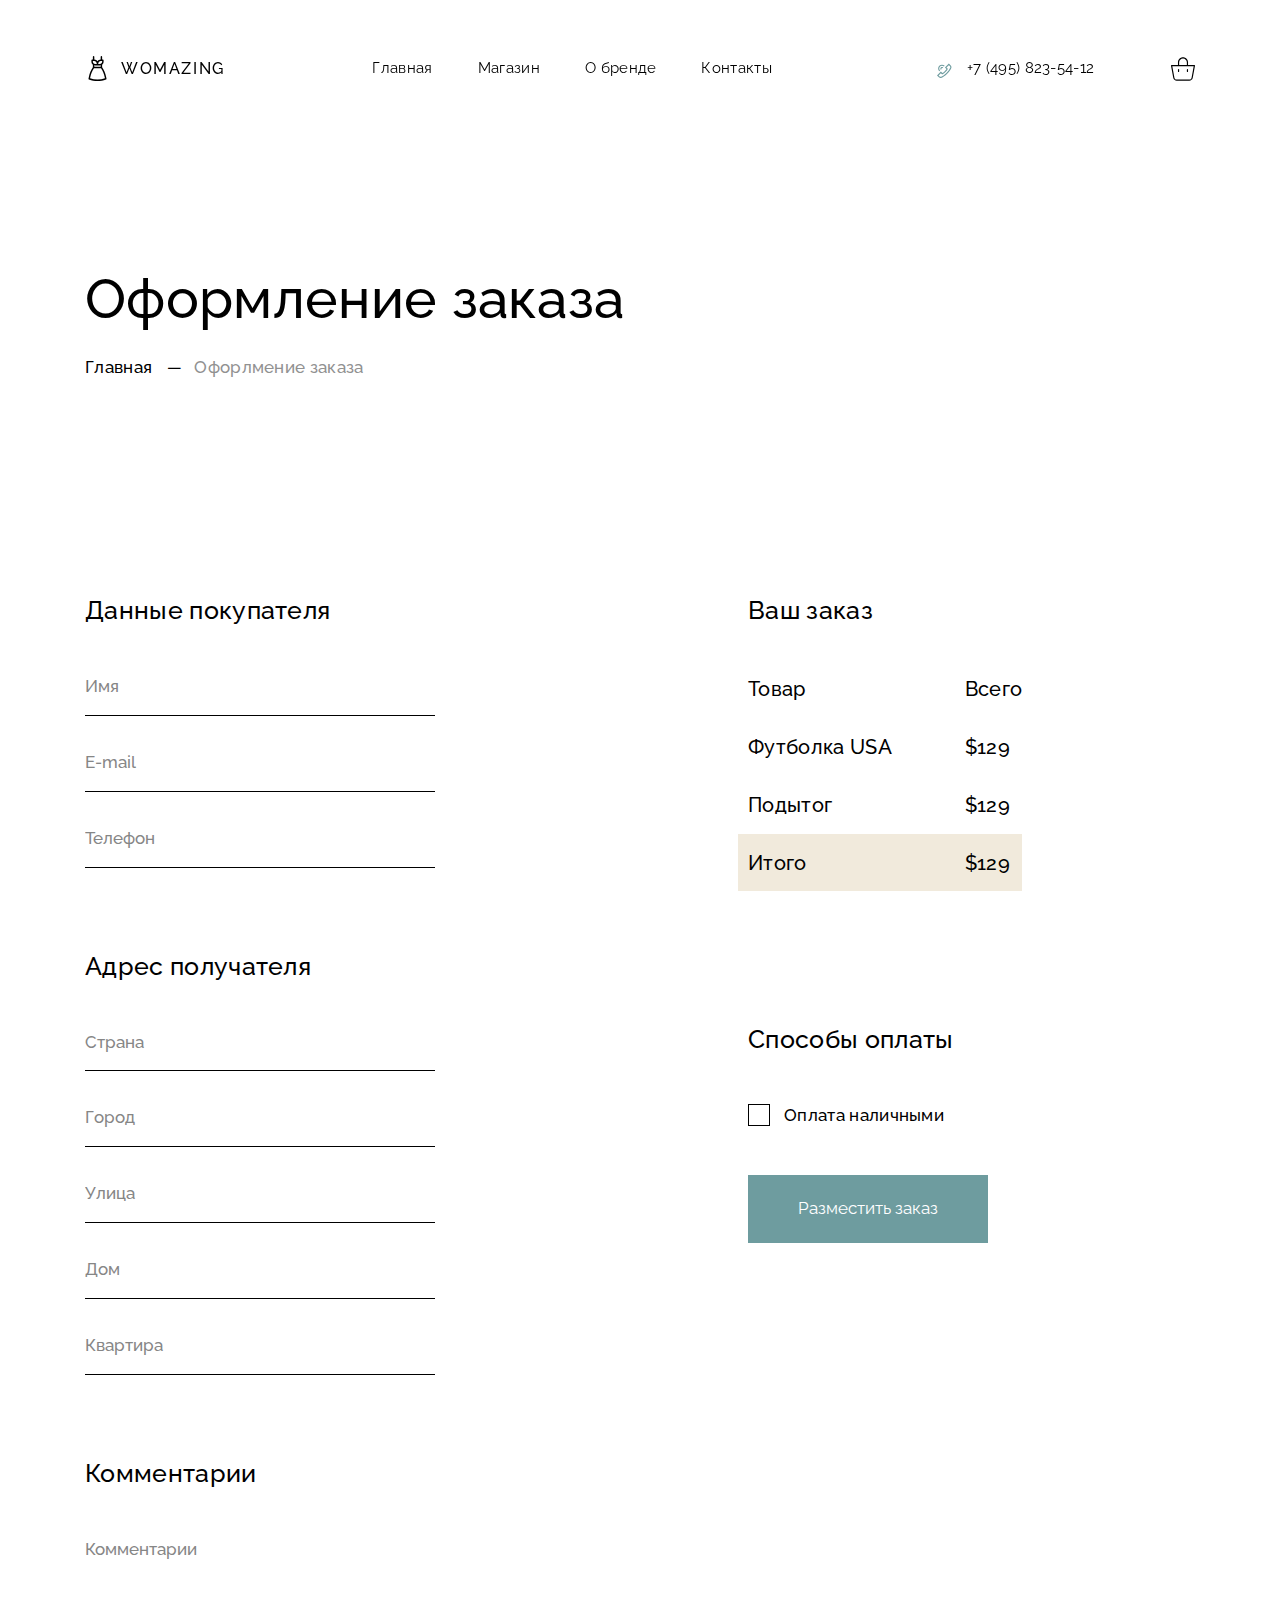
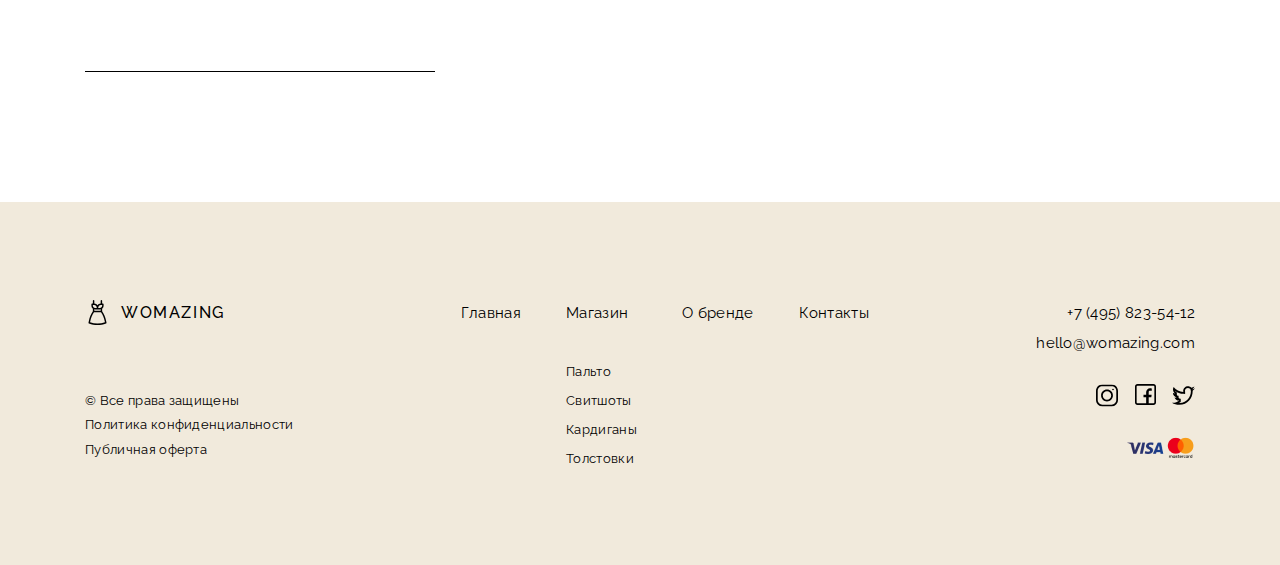
<file: checkout.html>
<!DOCTYPE html>
<html lang="ru">
  <head>
    <meta charset="UTF-8" />
    <meta http-equiv="X-UA-Compatible" content="IE=edge" />
    <meta name="viewport" content="width=device-width, initial-scale=1.0" />
    <link
      href="https://fonts.googleapis.com/css?family=Raleway:300,regular,500,700,900&display=swap"
      rel="stylesheet"
    />
    <link
      rel="stylesheet"
      href="https://cdn.jsdelivr.net/npm/swiper@9/swiper-bundle.min.css"
    />
    <link rel="stylesheet" href="fontawesome/all.min.css" />
    <link rel="stylesheet" href="styles/reset.css" />
    <link rel="stylesheet" href="styles/styles.css" />
    <title>Оформление заказа</title>
  </head>
  <body>
    <div class="wrapper">
      <!-- HEADER -->
      <header class="header">
        <div class="header__container">
          <a class="header__logo _logo" href="index.html">Womazing</a>
          <nav class="header__menu menu">
            <ul class="menu__list">
              <li class="menu__item">
                <a class="menu__link" href="index.html">Главная</a>
              </li>
              <li class="menu__item">
                <a class="menu__link" href="shop.html">Магазин</a>
              </li>
              <li class="menu__item">
                <a class="menu__link" href="about-brand.html">О бренде</a>
              </li>
              <li class="menu__item">
                <a class="menu__link" href="contacts.html">Контакты</a>
              </li>
            </ul>
          </nav>
          <a class="header__phone" href="tel:+74958235412"
            ><svg
              class="header__phone-svg"
              width="27"
              height="27"
              viewBox="0 0 27 27"
              fill="none"
              xmlns="http://www.w3.org/2000/svg"
            >
              <g clip-path="url(#clip0_6_297)">
                <path
                  d="M8.25235 7.81643C6.75052 9.31823 6.75052 11.7618 8.25232 13.2636L9.05001 12.4659C7.9881 11.404 7.98807 9.67613 9.05004 8.61417C10.112 7.55224 11.8399 7.55224 12.9018 8.61414L13.6995 7.81646C12.1977 6.31463 9.75412 6.31466 8.25235 7.81643Z"
                  fill="#6E9C9F"
                />
                <path
                  d="M9.84133 9.39119C9.20916 10.0234 9.20913 11.052 9.8413 11.6842L10.639 10.8865C10.5458 10.7934 10.4945 10.6695 10.4945 10.5377C10.4945 10.406 10.5459 10.2821 10.639 10.1889C10.7322 10.0958 10.8561 10.0444 10.9878 10.0444C11.1196 10.0444 11.2435 10.0958 11.3366 10.1889L12.1343 9.39122C11.5022 8.75902 10.4735 8.75902 9.84133 9.39119Z"
                  fill="#6E9C9F"
                />
                <path
                  d="M19.7482 7.43513L17.855 5.54847L13.9233 9.47366L15.4475 11.0478C15.1921 11.5013 14.6378 12.3699 13.6933 13.3145C12.7486 14.2592 11.8736 14.8197 11.4158 15.0792L9.87255 13.5556L6.0022 17.4029L7.88504 19.2983C8.60479 20.0181 9.69992 20.2046 10.6101 19.7625C11.9991 19.0879 14.0954 17.8431 16.1942 15.7443C18.2931 13.6455 19.5378 11.5492 20.2124 10.1602C20.3723 9.83109 20.4499 9.47787 20.4499 9.12691C20.4499 8.50719 20.2077 7.89464 19.7482 7.43513ZM19.1977 9.66732C18.5609 10.9785 17.3845 12.9586 15.3965 14.9466C13.4086 16.9345 11.4284 18.1109 10.1173 18.7477C9.63929 18.9799 9.06281 18.8806 8.68414 18.5019L7.59739 17.4079L9.87537 15.1436L11.1901 16.4415L11.5418 16.2849C11.599 16.2595 12.9594 15.6438 14.4911 14.1121C16.0238 12.5795 16.6266 11.2305 16.6515 11.1739L16.804 10.8268L15.5067 9.48704L17.8558 7.14178L18.9511 8.23326C19.3306 8.61329 19.4298 9.18952 19.1977 9.66732Z"
                  fill="#6E9C9F"
                />
              </g>
              <defs>
                <clipPath id="clip0_6_297">
                  <rect
                    width="17"
                    height="17"
                    fill="white"
                    transform="translate(6 3)"
                  />
                </clipPath>
              </defs>
            </svg>
            +7 (495) 823-54-12</a
          >
          <a class="header__basket" href="cart.html">
            <img
              class="header__basket-img"
              src="images/header/basket.svg"
              alt="Корзина"
            />
            <span class="header__basket-counter"></span>
          </a>
        </div>
      </header>
      <!-- PAGE -->
      <main class="page">
        <!-- CHECKOUT -->
        <section class="page__checkout checkout">
          <div class="checkout__container">
            <h1 class="checkout__title">Оформление заказа</h1>
            <div class="checkout__breadcrumb breadcrumb">
              <ul class="breadcrumb__items">
                <li class="breadcrumb__item">
                  <a class="breadcrumb__link" href="index.html">Главная</a>
                </li>
                <li class="breadcrumb__item">
                  <a class="breadcrumb__link active" href="#"
                    >Офорлмение заказа</a
                  >
                </li>
              </ul>
            </div>
            <form class="checkout__form form-checkout" action="" method="post">
              <div class="form-checkout__left">
                <fieldset class="form-checkout__body">
                  <lefend class="form-checkout__title">
                    Данные покупателя
                  </lefend>
                  <input
                    class="form-checkout__input"
                    type="text"
                    placeholder="Имя"
                  />
                  <input
                    class="form-checkout__input"
                    type="email"
                    placeholder="E-mail"
                  />
                  <input
                    class="form-checkout__input"
                    type="tel"
                    placeholder="Телефон"
                  />
                </fieldset>
                <fieldset class="form-checkout__body">
                  <legend class="form-checkout__title">Адрес получателя</legend>
                  <input
                    class="form-checkout__input"
                    type="text"
                    placeholder="Страна"
                  />
                  <input
                    class="form-checkout__input"
                    type="text"
                    placeholder="Город"
                  />
                  <input
                    class="form-checkout__input"
                    type="text"
                    placeholder="Улица"
                  />
                  <input
                    class="form-checkout__input"
                    type="text"
                    placeholder="Дом"
                  />
                  <input
                    class="form-checkout__input"
                    type="text"
                    placeholder="Квартира"
                  />
                </fieldset>
                <fieldset class="form-checkout__body">
                  <legend class="form-checkout__title">Комментарии</legend>
                  <textarea
                    class="form-checkout__textarea"
                    placeholder="Комментарии"
                  ></textarea>
                </fieldset>
              </div>
              <div class="form-checkout__right">
                <h3 class="form-checkout__title">Ваш заказ</h3>
                <div class="form-checkout__sum">
                  <ul class="form-checkout__sum-items">
                    <li>Товар</li>
                    <li>Футболка USA</li>
                    <li>Подытог</li>
                    <li>Итого</li>
                  </ul>
                  <ul class="form-checkout__sum-items">
                    <li>Всего</li>
                    <li>$129</li>
                    <li>$129</li>
                    <li>$129</li>
                  </ul>
                  <div class="form-checkout__last-bg"></div>
                </div>
                <h3 class="form-checkout__title">Способы оплаты</h3>
                <input
                  class="form-checkout__pay-input"
                  type="radio"
                  id="cash"
                  name="pay-method"
                  value="Оплата наличными"
                  
                />
                <label class="form-checkout__pay-method" for="cash"
                  >Оплата наличными</label
                >
                <button class="form-checkout__button" type="submit">
                  Разместить заказ
                </button>
              </div>
            </form>
          </div>
        </section>
      </main>
      <!-- FOOTER -->
      <footer class="footer">
        <div class="footer__container">
          <div class="footer__rights-block">
            <a class="footer__logo _logo">Womazing</a>
            <p class="footer__rights">Все права защищены</p>
            <a class="footer__privacy-policy" href="#"
              >Политика конфиденциальности</a
            >
            <a class="footer__public-offer" href="#">Публичная оферта</a>
          </div>
          <div class="footer__items-block items-block">
            <ul class="items-block__list">
              <li class="items-block__item">
                <a class="items-block__link" href="#">Главная</a>
              </li>
              <li class="items-block__item">
                <a class="items-block__link" href="#">Магазин</a>
                <ul class="items-block__link-items">
                  <li class="items-block__link-item">
                    <a class="items-block__link-link" href="#">Пальто</a>
                  </li>
                  <li class="items-block__link-item">
                    <a class="items-block__link-link" href="#">Свитшоты</a>
                  </li>
                  <li class="items-block__link-item">
                    <a class="items-block__link-link" href="#">Кардиганы</a>
                  </li>
                  <li class="items-block__link-item">
                    <a class="items-block__link-link" href="#">Толстовки</a>
                  </li>
                </ul>
              </li>
              <li class="items-block__item">
                <a class="items-block__link" href="#">О бренде</a>
              </li>
              <li class="items-block__item">
                <a class="items-block__link" href="#">Контакты</a>
              </li>
            </ul>
          </div>
          <div class="footer__contacts-block">
            <a class="footer__phone" href="tel:+74958235412"
              >+7 (495) 823-54-12</a
            >
            <a class="footer__mail" href="mailto:hello@womazing.com"
              >hello@womazing.com</a
            >
            <div class="footer__media">
              <a href="" class="footer__media-link">
                <img
                  class="footer__media-img"
                  src="images/footer/instagram.svg"
                  alt="Instagram"
              /></a>
              <a href="" class="footer__media-link">
                <img
                  class="footer__media-img"
                  src="images/footer/facebook.svg"
                  alt="Facebook"
              /></a>
              <a href="" class="footer__media-link">
                <img
                  class="footer__media-img"
                  src="images/footer/twitter.svg"
                  alt="Twitter"
              /></a>
            </div>
            <img
              class="footer__cards"
              src="images/footer/cards.png"
              alt="Платежные карты"
            />
          </div>
        </div>
      </footer>
    </div>

    <script src="https://cdn.jsdelivr.net/npm/swiper@9/swiper-bundle.min.js"></script>
    <script src="scripts/scripts.js"></script>
  </body>
</html>
</file>
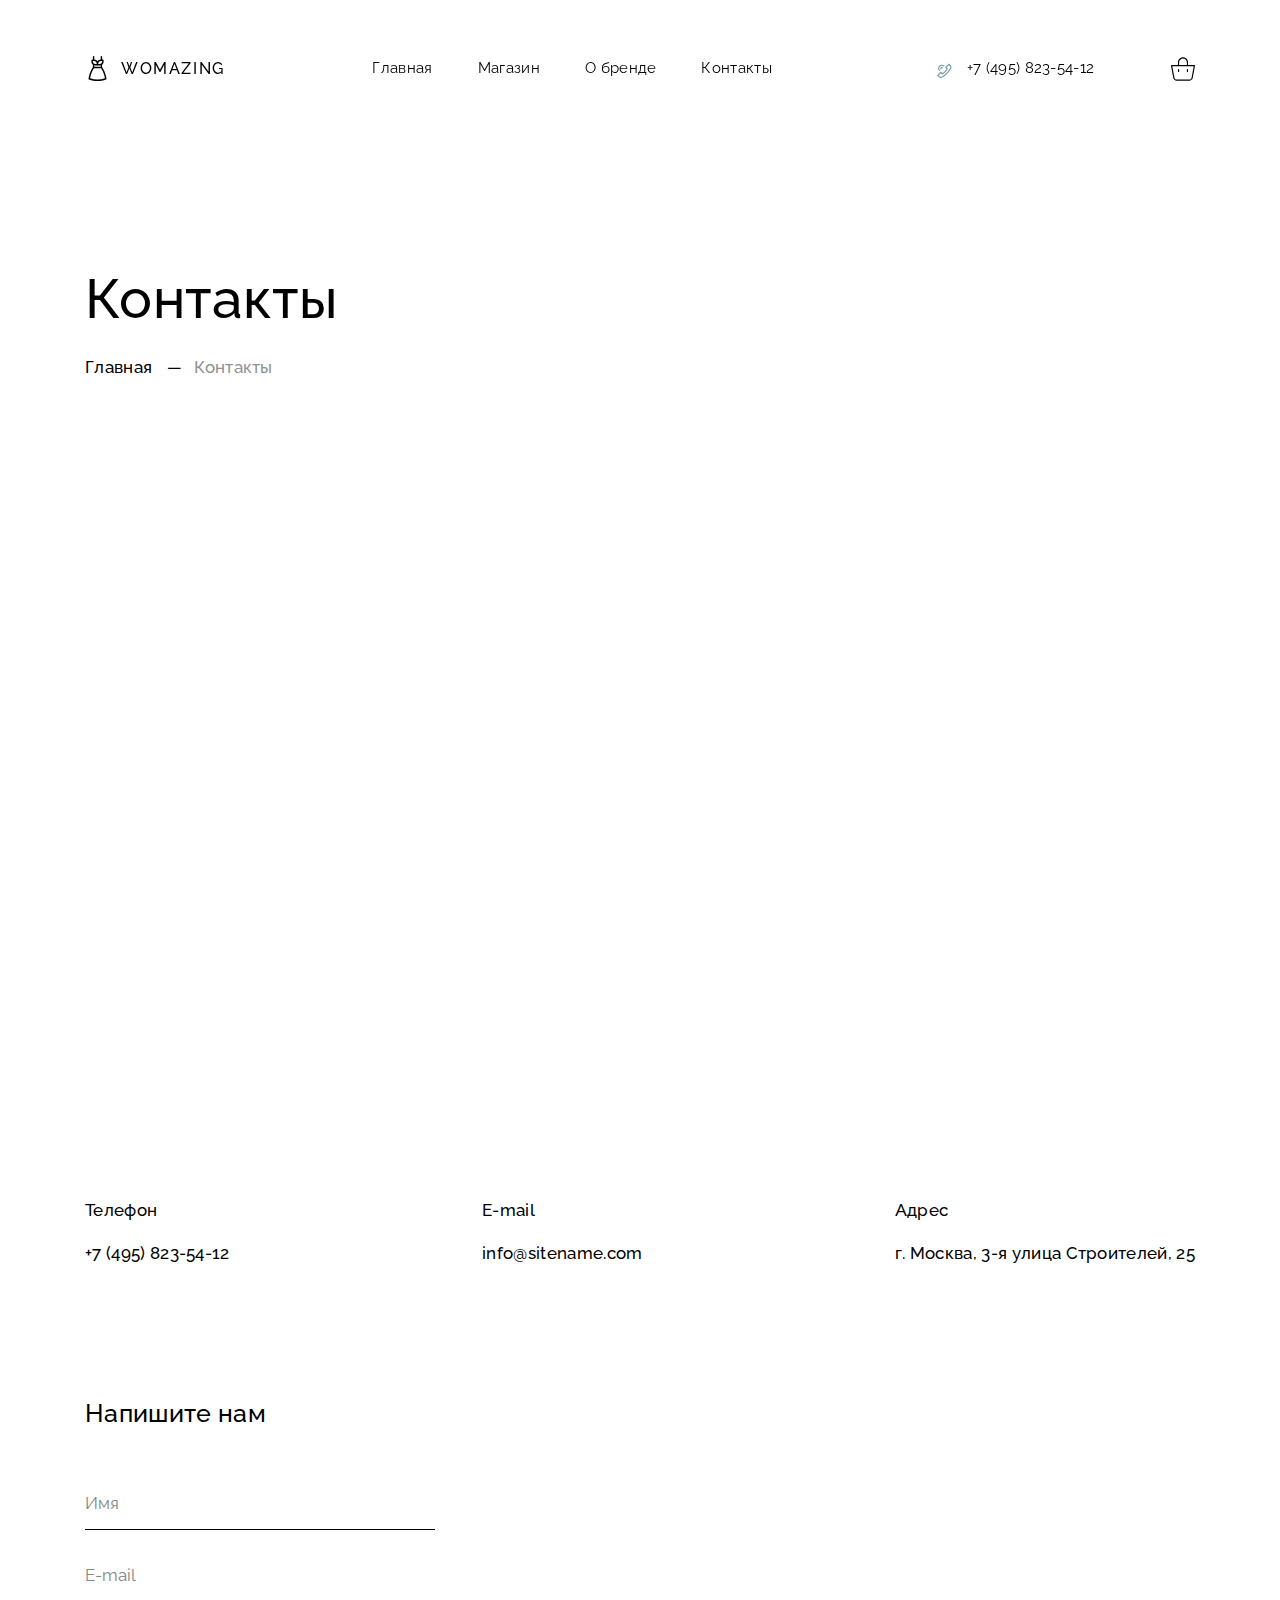
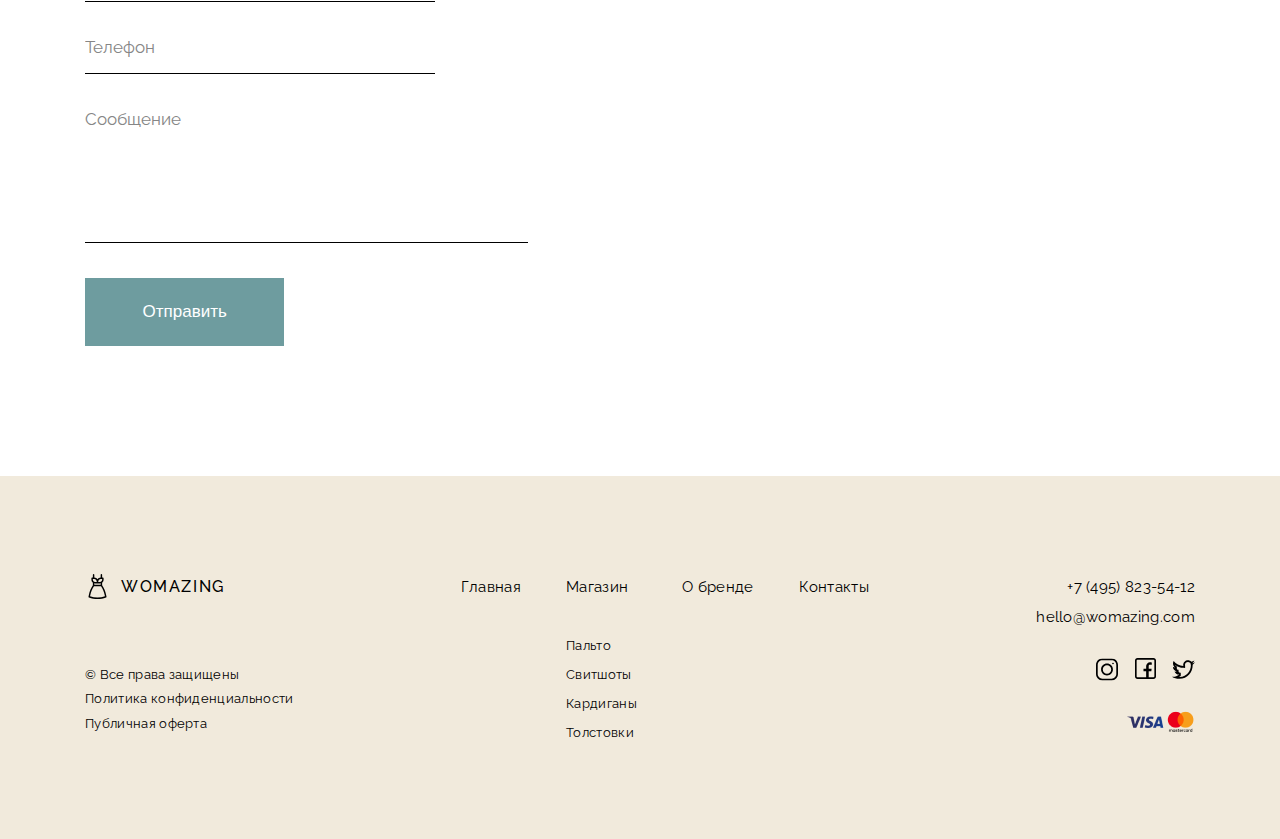
<file: contacts.html>
<!DOCTYPE html>
<html lang="ru">
  <head>
    <meta charset="UTF-8" />
    <meta http-equiv="X-UA-Compatible" content="IE=edge" />
    <meta name="viewport" content="width=device-width, initial-scale=1.0" />
    <link
      href="https://fonts.googleapis.com/css?family=Raleway:300,regular,500,700,900&display=swap"
      rel="stylesheet"
    />
    <link
      rel="stylesheet"
      href="https://cdn.jsdelivr.net/npm/swiper@9/swiper-bundle.min.css"
    />
    <link rel="stylesheet" href="fontawesome/all.min.css" />
    <link rel="stylesheet" href="styles/reset.css" />
    <link rel="stylesheet" href="styles/styles.css" />
    <title>Контакты</title>
  </head>
  <body>
    <div class="wrapper">
      <!-- HEADER -->
      <header class="header">
        <div class="header__container">
          <a class="header__logo _logo" href="index.html">Womazing</a>
          <nav class="header__menu menu">
            <ul class="menu__list">
              <li class="menu__item">
                <a class="menu__link" href="index.html">Главная</a>
              </li>
              <li class="menu__item">
                <a class="menu__link" href="shop.html">Магазин</a>
              </li>
              <li class="menu__item">
                <a class="menu__link" href="about-brand.html">О бренде</a>
              </li>
              <li class="menu__item">
                <a class="menu__link" href="#">Контакты</a>
              </li>
            </ul>
          </nav>
          <a class="header__phone" href="tel:+74958235412"
            ><svg
              class="header__phone-svg"
              width="27"
              height="27"
              viewBox="0 0 27 27"
              fill="none"
              xmlns="http://www.w3.org/2000/svg"
            >
              <g clip-path="url(#clip0_6_297)">
                <path
                  d="M8.25235 7.81643C6.75052 9.31823 6.75052 11.7618 8.25232 13.2636L9.05001 12.4659C7.9881 11.404 7.98807 9.67613 9.05004 8.61417C10.112 7.55224 11.8399 7.55224 12.9018 8.61414L13.6995 7.81646C12.1977 6.31463 9.75412 6.31466 8.25235 7.81643Z"
                  fill="#6E9C9F"
                />
                <path
                  d="M9.84133 9.39119C9.20916 10.0234 9.20913 11.052 9.8413 11.6842L10.639 10.8865C10.5458 10.7934 10.4945 10.6695 10.4945 10.5377C10.4945 10.406 10.5459 10.2821 10.639 10.1889C10.7322 10.0958 10.8561 10.0444 10.9878 10.0444C11.1196 10.0444 11.2435 10.0958 11.3366 10.1889L12.1343 9.39122C11.5022 8.75902 10.4735 8.75902 9.84133 9.39119Z"
                  fill="#6E9C9F"
                />
                <path
                  d="M19.7482 7.43513L17.855 5.54847L13.9233 9.47366L15.4475 11.0478C15.1921 11.5013 14.6378 12.3699 13.6933 13.3145C12.7486 14.2592 11.8736 14.8197 11.4158 15.0792L9.87255 13.5556L6.0022 17.4029L7.88504 19.2983C8.60479 20.0181 9.69992 20.2046 10.6101 19.7625C11.9991 19.0879 14.0954 17.8431 16.1942 15.7443C18.2931 13.6455 19.5378 11.5492 20.2124 10.1602C20.3723 9.83109 20.4499 9.47787 20.4499 9.12691C20.4499 8.50719 20.2077 7.89464 19.7482 7.43513ZM19.1977 9.66732C18.5609 10.9785 17.3845 12.9586 15.3965 14.9466C13.4086 16.9345 11.4284 18.1109 10.1173 18.7477C9.63929 18.9799 9.06281 18.8806 8.68414 18.5019L7.59739 17.4079L9.87537 15.1436L11.1901 16.4415L11.5418 16.2849C11.599 16.2595 12.9594 15.6438 14.4911 14.1121C16.0238 12.5795 16.6266 11.2305 16.6515 11.1739L16.804 10.8268L15.5067 9.48704L17.8558 7.14178L18.9511 8.23326C19.3306 8.61329 19.4298 9.18952 19.1977 9.66732Z"
                  fill="#6E9C9F"
                />
              </g>
              <defs>
                <clipPath id="clip0_6_297">
                  <rect
                    width="17"
                    height="17"
                    fill="white"
                    transform="translate(6 3)"
                  />
                </clipPath>
              </defs>
            </svg>
            +7 (495) 823-54-12</a
          >
          <a class="header__basket" href="cart.html">
            <img
              class="header__basket-img"
              src="images/header/basket.svg"
              alt="Корзина"
            />
            <span class="header__basket-counter"></span>
          </a>
        </div>
      </header>
      <!-- PAGE -->
      <main class="page">
        <!-- CONTACTS -->
        <section class="page__contacts contacts">
          <div class="contacts__container">
            <h1 class="contacts__title">Контакты</h1>
            <div class="contacts__breadcrumb breadcrumb">
              <ul class="breadcrumb__items">
                <li class="breadcrumb__item">
                  <a class="breadcrumb__link" href="index.html">Главная</a>
                </li>
                <li class="breadcrumb__item">
                  <a class="breadcrumb__link active" href="#">Контакты</a>
                </li>
              </ul>
            </div>
            <div class="contacts__body">
              <iframe
                class="contacts__map"
                src="https://www.google.com/maps/embed?pb=!1m16!1m12!1m3!1d2249.1652700321474!2d37.532474216084076!3d55.68611435460062!2m3!1f0!2f0!3f0!3m2!1i1024!2i768!4f13.1!2m1!1z0LMuINCc0L7RgdC60LLQsCwgMy3RjyDRg9C70LjRhtCwINCh0YLRgNC-0LjRgtC10LvQtdC5LCAyNQ!5e0!3m2!1sru!2spl!4v1679739417864!5m2!1sru!2spl"
                width="600"
                height="476"
                style="border: 0"
                allowfullscreen=""
                loading="lazy"
                referrerpolicy="no-referrer-when-downgrade"
              ></iframe>
              <div class="contacts__items">
                <div class="contacts__item item-contacts">
                  <p class="item-contacts__tttle">Телефон</p>
                  <p class="item-contacts__text">+7 (495) 823-54-12</p>
                </div>
                <div class="contacts__item item-contacts">
                  <p class="item-contacts__tttle">E-mail</p>
                  <p class="item-contacts__text">info@sitename.com</p>
                </div>
                <div class="contacts__item item-contacts">
                  <p class="item-contacts__tttle">Адрес</p>
                  <p class="item-contacts__text">
                    г. Москва, 3-я улица Строителей, 25
                  </p>
                </div>
              </div>
              <form
                class="contacts__form form-contacts"
                action=""
                method="post"
              >
                <h3 class="form-contacts__title">Напишите нам</h3>
                <input
                  class="form-contacts__input"
                  type="text"
                  placeholder="Имя"
                  value=""
                  required
                />
                <input
                  class="form-contacts__input"
                  type="email"
                  placeholder="E-mail"
                  value=""
                  required
                />
                <input
                  class="form-contacts__input"
                  type="tel"
                  placeholder="Телефон"
                  value=""
                />
                <textarea
                  class="form-contacts__textarea"
                  placeholder="Сообщение"
                  value=""
                  required
                ></textarea>
                <button class="form-contacts__button" type="submit" value="Отправить">
                  Отправить
                </button>
              </form>
            </div>
          </div>
        </section>
      </main>
      <!-- FOOTER -->
      <footer class="footer">
        <div class="footer__container">
          <div class="footer__rights-block">
            <a class="footer__logo _logo">Womazing</a>
            <p class="footer__rights">Все права защищены</p>
            <a class="footer__privacy-policy" href="#"
              >Политика конфиденциальности</a
            >
            <a class="footer__public-offer" href="#">Публичная оферта</a>
          </div>
          <div class="footer__items-block items-block">
            <ul class="items-block__list">
              <li class="items-block__item">
                <a class="items-block__link" href="#">Главная</a>
              </li>
              <li class="items-block__item">
                <a class="items-block__link" href="#">Магазин</a>
                <ul class="items-block__link-items">
                  <li class="items-block__link-item">
                    <a class="items-block__link-link" href="#">Пальто</a>
                  </li>
                  <li class="items-block__link-item">
                    <a class="items-block__link-link" href="#">Свитшоты</a>
                  </li>
                  <li class="items-block__link-item">
                    <a class="items-block__link-link" href="#">Кардиганы</a>
                  </li>
                  <li class="items-block__link-item">
                    <a class="items-block__link-link" href="#">Толстовки</a>
                  </li>
                </ul>
              </li>
              <li class="items-block__item">
                <a class="items-block__link" href="#">О бренде</a>
              </li>
              <li class="items-block__item">
                <a class="items-block__link" href="#">Контакты</a>
              </li>
            </ul>
          </div>
          <div class="footer__contacts-block">
            <a class="footer__phone" href="tel:+74958235412"
              >+7 (495) 823-54-12</a
            >
            <a class="footer__mail" href="mailto:hello@womazing.com"
              >hello@womazing.com</a
            >
            <div class="footer__media">
              <a href="" class="footer__media-link">
                <img
                  class="footer__media-img"
                  src="images/footer/instagram.svg"
                  alt="Instagram"
              /></a>
              <a href="" class="footer__media-link">
                <img
                  class="footer__media-img"
                  src="images/footer/facebook.svg"
                  alt="Facebook"
              /></a>
              <a href="" class="footer__media-link">
                <img
                  class="footer__media-img"
                  src="images/footer/twitter.svg"
                  alt="Twitter"
              /></a>
            </div>
            <img
              class="footer__cards"
              src="images/footer/cards.png"
              alt="Платежные карты"
            />
          </div>
        </div>
      </footer>
    </div>
    <script src="https://cdn.jsdelivr.net/npm/swiper@9/swiper-bundle.min.js"></script>
    <script src="scripts/scripts.js"></script>
  </body>
</html>
</file>
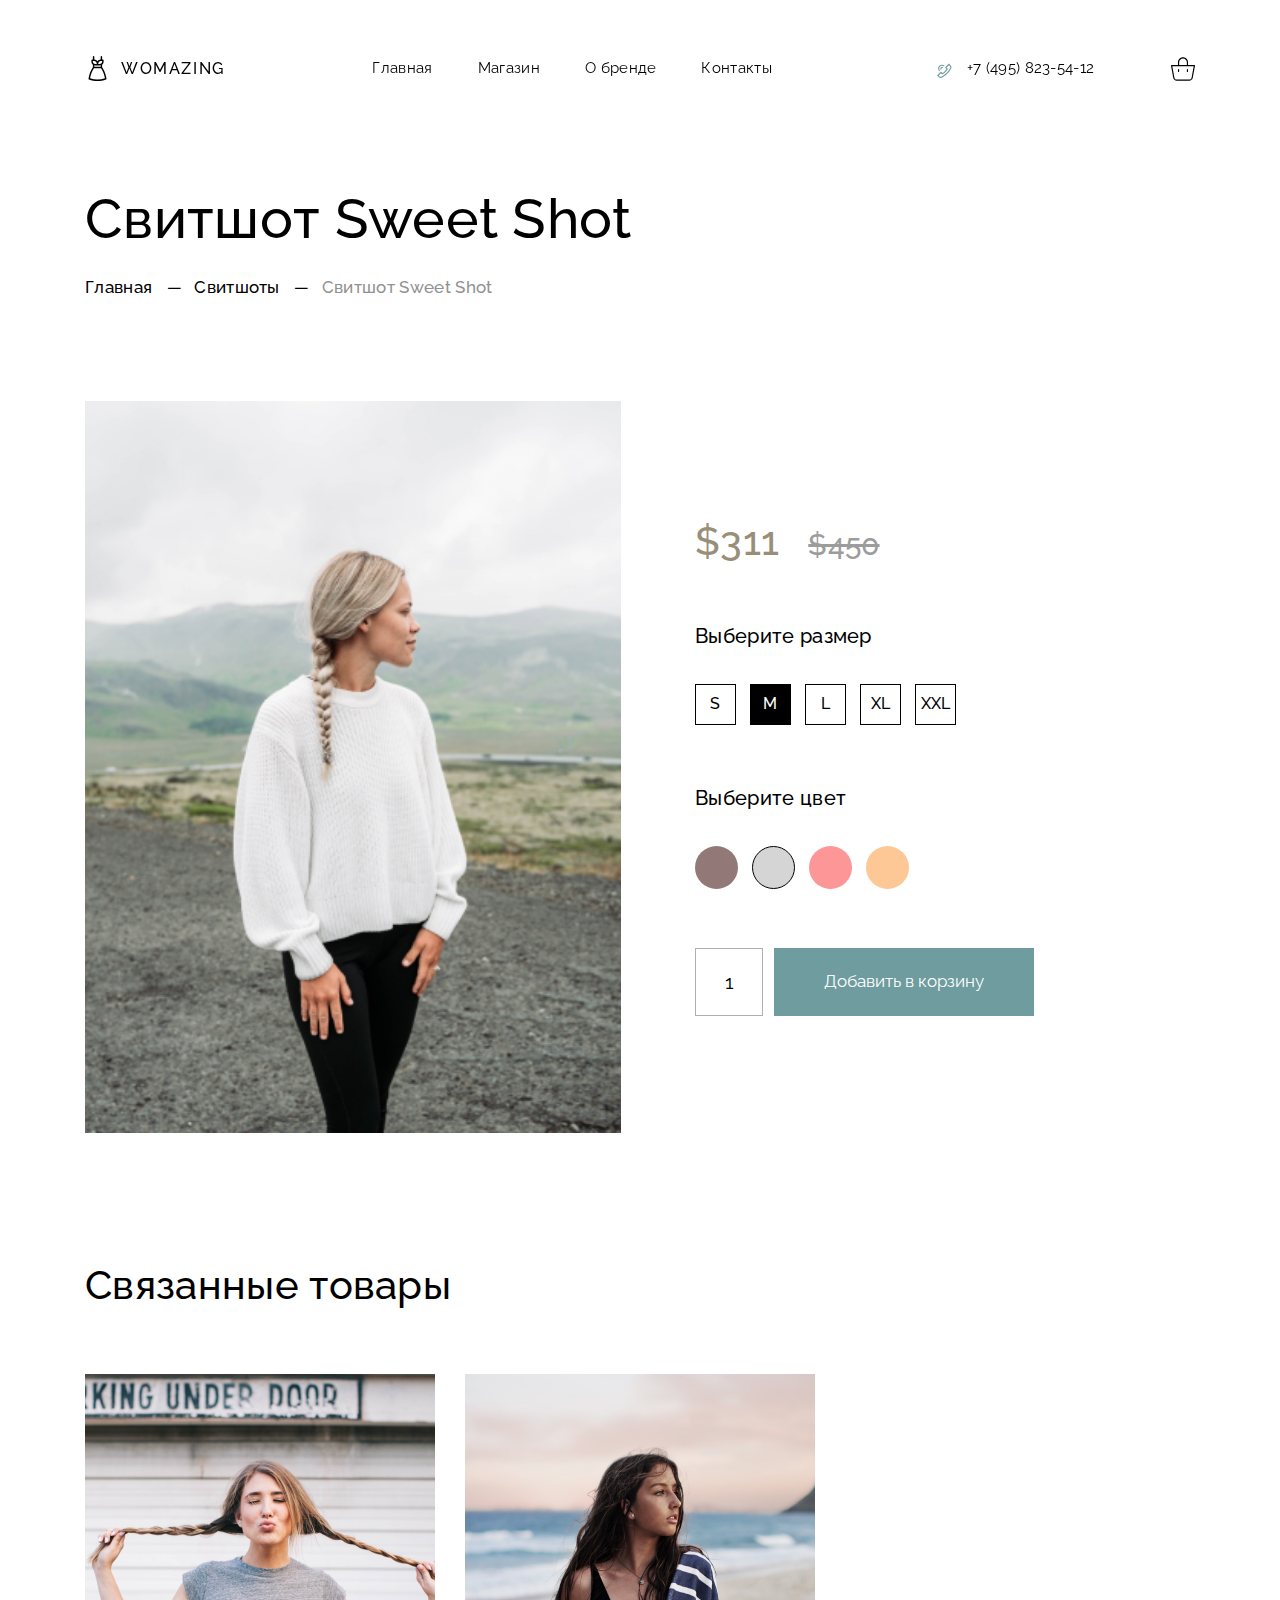
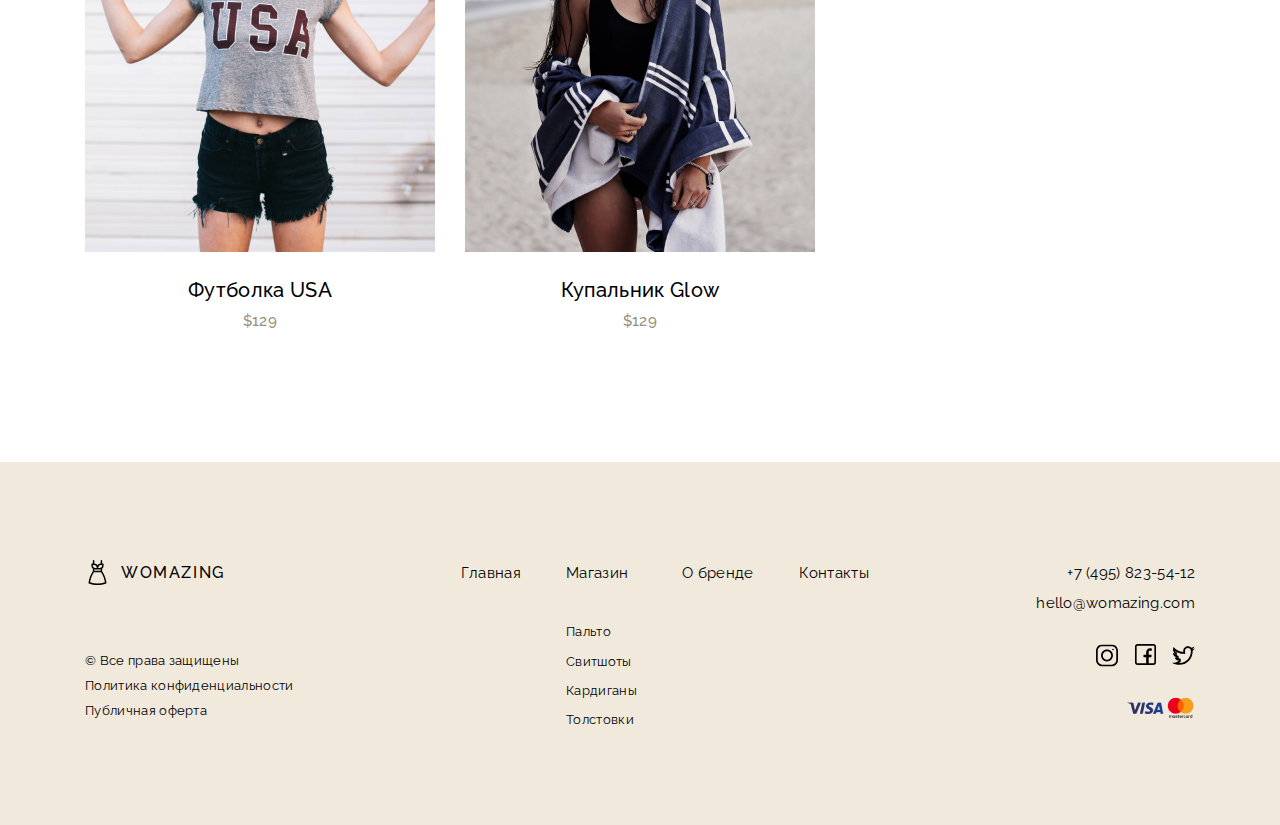
<file: one-item.html>
<!DOCTYPE html>
<html lang="ru">
  <head>
    <meta charset="UTF-8" />
    <meta http-equiv="X-UA-Compatible" content="IE=edge" />
    <meta name="viewport" content="width=device-width, initial-scale=1.0" />
    <link
      href="https://fonts.googleapis.com/css?family=Raleway:300,regular,500,700,900&display=swap"
      rel="stylesheet"
    />
    <link
      rel="stylesheet"
      href="https://cdn.jsdelivr.net/npm/swiper@9/swiper-bundle.min.css"
    />
    <link rel="stylesheet" href="fontawesome/all.min.css" />
    <link rel="stylesheet" href="styles/reset.css" />
    <link rel="stylesheet" href="styles/styles.css" />
    <title>Свитшот Sweet Shot</title>
  </head>
  <body>
    <div class="wrapper">
      <!-- HEADER -->
      <header class="header">
        <div class="header__container">
          <a class="header__logo _logo" href="index.html">Womazing</a>
          <nav class="header__menu menu">
            <ul class="menu__list">
              <li class="menu__item">
                <a class="menu__link" href="index.html">Главная</a>
              </li>
              <li class="menu__item">
                <a class="menu__link" href="#">Магазин</a>
              </li>
              <li class="menu__item">
                <a class="menu__link" href="about-brand.html">О бренде</a>
              </li>
              <li class="menu__item">
                <a class="menu__link" href="contacts.html">Контакты</a>
              </li>
            </ul>
          </nav>
          <a class="header__phone" href="tel:+74958235412"
            ><svg
              class="header__phone-svg"
              width="27"
              height="27"
              viewBox="0 0 27 27"
              fill="none"
              xmlns="http://www.w3.org/2000/svg"
            >
              <g clip-path="url(#clip0_6_297)">
                <path
                  d="M8.25235 7.81643C6.75052 9.31823 6.75052 11.7618 8.25232 13.2636L9.05001 12.4659C7.9881 11.404 7.98807 9.67613 9.05004 8.61417C10.112 7.55224 11.8399 7.55224 12.9018 8.61414L13.6995 7.81646C12.1977 6.31463 9.75412 6.31466 8.25235 7.81643Z"
                  fill="#6E9C9F"
                />
                <path
                  d="M9.84133 9.39119C9.20916 10.0234 9.20913 11.052 9.8413 11.6842L10.639 10.8865C10.5458 10.7934 10.4945 10.6695 10.4945 10.5377C10.4945 10.406 10.5459 10.2821 10.639 10.1889C10.7322 10.0958 10.8561 10.0444 10.9878 10.0444C11.1196 10.0444 11.2435 10.0958 11.3366 10.1889L12.1343 9.39122C11.5022 8.75902 10.4735 8.75902 9.84133 9.39119Z"
                  fill="#6E9C9F"
                />
                <path
                  d="M19.7482 7.43513L17.855 5.54847L13.9233 9.47366L15.4475 11.0478C15.1921 11.5013 14.6378 12.3699 13.6933 13.3145C12.7486 14.2592 11.8736 14.8197 11.4158 15.0792L9.87255 13.5556L6.0022 17.4029L7.88504 19.2983C8.60479 20.0181 9.69992 20.2046 10.6101 19.7625C11.9991 19.0879 14.0954 17.8431 16.1942 15.7443C18.2931 13.6455 19.5378 11.5492 20.2124 10.1602C20.3723 9.83109 20.4499 9.47787 20.4499 9.12691C20.4499 8.50719 20.2077 7.89464 19.7482 7.43513ZM19.1977 9.66732C18.5609 10.9785 17.3845 12.9586 15.3965 14.9466C13.4086 16.9345 11.4284 18.1109 10.1173 18.7477C9.63929 18.9799 9.06281 18.8806 8.68414 18.5019L7.59739 17.4079L9.87537 15.1436L11.1901 16.4415L11.5418 16.2849C11.599 16.2595 12.9594 15.6438 14.4911 14.1121C16.0238 12.5795 16.6266 11.2305 16.6515 11.1739L16.804 10.8268L15.5067 9.48704L17.8558 7.14178L18.9511 8.23326C19.3306 8.61329 19.4298 9.18952 19.1977 9.66732Z"
                  fill="#6E9C9F"
                />
              </g>
              <defs>
                <clipPath id="clip0_6_297">
                  <rect
                    width="17"
                    height="17"
                    fill="white"
                    transform="translate(6 3)"
                  />
                </clipPath>
              </defs>
            </svg>
            +7 (495) 823-54-12</a
          >
          <a class="header__basket" href="cart.html">
            <img
              class="header__basket-img"
              src="images/header/basket.svg"
              alt="Корзина"
            />
            <span class="header__basket-counter"></span>
          </a>
        </div>
      </header>
      <!-- PAGE -->
      <main class="page">
        <!-- ONE ITEM -->
        <section class="page__one-item one-item">
          <div class="one-item__container">
            <h1 class="one-item__title">Свитшот Sweet Shot</h1>
            <div class="one-item__breadcrumb breadcrumb">
              <ul class="breadcrumb__items">
                <li class="breadcrumb__item">
                  <a class="breadcrumb__link" href="index.html">Главная</a>
                </li>
                <li class="breadcrumb__item">
                  <a class="breadcrumb__link" href="shop.html">Свитшоты</a>
                </li>
                <li class="breadcrumb__item">
                  <a class="breadcrumb__link active" href="#"
                    >Свитшот Sweet Shot</a
                  >
                </li>
              </ul>
            </div>
            <div class="one-item__description description">
              <img
                class="description__img"
                src="images/one-time/same-products/item-3.jpg"
                alt="Изображение товара"
              />
              <form
                class="description__form form-description"
                action=""
                method="post"
              >
                <p class="form-description__price">$311<span>$450</span></p>
                <fieldset class="form-description__size-choice">
                  <legend class="form-description__size-title">
                    Выберите размер
                  </legend>
                  <ul class="form-description__size-list">
                    <li class="form-description__size">
                      <input
                        class="form-description__size-button"
                        id="S-size"
                        type="radio"
                        name="size-button"
                        value="S"
                      />
                      <label class="form-description__size-label" for="S-size"
                        >S</label
                      >
                    </li>
                    <li class="form-description__size">
                      <input
                        class="form-description__size-button"
                        id="M-size"
                        type="radio"
                        name="size-button"
                        value="M"
                      />
                      <label
                        class="form-description__size-label active"
                        for="M-size"
                        >M</label
                      >
                    </li>
                    <li class="form-description__size">
                      <input
                        class="form-description__size-button"
                        id="L-size"
                        type="radio"
                        name="size-button"
                        value="L"
                      />
                      <label class="form-description__size-label" for="L-size"
                        >L</label
                      >
                    </li>
                    <li class="form-description__size">
                      <input
                        class="form-description__size-button"
                        id="XL-size"
                        type="radio"
                        name="size-button"
                        value="XL"
                      />
                      <label class="form-description__size-label" for="XL-size"
                        >XL</label
                      >
                    </li>
                    <li class="form-description__size">
                      <input
                        class="form-description__size-button"
                        id="XXL-size"
                        type="radio"
                        name="size-button"
                        value="XXL"
                      />
                      <label class="form-description__size-label" for="XXL-size"
                        >XXL</label
                      >
                    </li>
                  </ul>
                </fieldset>
                <fieldset class="form-description__color-choice">
                  <legend class="form-description__color-title">
                    Выберите цвет
                  </legend>
                  <ul class="form-description__color-list">
                    <li class="form-description__color">
                      <input
                        class="form-description__color-button"
                        id="brown"
                        type="radio"
                        name="color-button"
                        value="Бежевый"
                      />
                      <label
                        class="form-description__color-label"
                        for="brown"
                      ></label>
                    </li>
                    <li class="form-description__color active">
                      <input
                        class="form-description__color-button"
                        id="grey"
                        type="radio"
                        name="color-button"
                        value="Серый"
                      />
                      <label
                        class="form-description__color-label"
                        for="grey"
                      ></label>
                    </li>
                    <li class="form-description__color">
                      <input
                        class="form-description__color-button"
                        id="pink"
                        type="radio"
                        name="color-button"
                        value="Розовый"
                      />
                      <label
                        class="form-description__color-label"
                        for="pink"
                      ></label>
                    </li>
                    <li class="form-description__color">
                      <input
                        class="form-description__color-button"
                        id="yellow"
                        type="radio"
                        name="color-button"
                        value="Желтый"
                      />
                      <label
                        class="form-description__color-label"
                        for="yellow"
                      ></label>
                    </li>
                  </ul>
                </fieldset>
                <div class="form-description__add">
                  <input
                    class="form-description__add-input"
                    type="number"
                    min="1"
                    max="20"
                    value="1"
                  />
                  <button class="form-description__add-button" type="submit">
                    Добавить в корзину
                  </button>
                </div>
              </form>
            </div>
          </div>
        </section>
        <!-- SAME PRODUCTS -->
        <section class="page__same-products same-products">
          <div class="same-products__container">
            <h2 class="same-products__title">Связанные товары</h2>
            <ul class="same-products__items">
              <li class="same-products__item item-same-products">
                <a class="item-same-products__link" href="#">
                  <div class="item-same-products__img-wrapper">
                    <img
                      class="item-same-products__img"
                      src="images/one-time/same-products/item-1.jpg"
                      alt="Похожий товар"
                    />
                    <div class="item-same-products__overlay"></div>
                  </div>
                  <p class="item-same-products__title">Футболка USA</p>
                  <p class="item-same-products__price">
                    $129
                  </p></a
                >
              </li>
              <li class="same-products__item item-same-products">
                <a class="item-same-products__link" href="#">
                  <div class="item-same-products__img-wrapper">
                    <img
                      class="item-same-products__img"
                      src="images/one-time/same-products/item-2.jpg"
                      alt="Похожий товар"
                    />
                    <div class="item-same-products__overlay"></div>
                  </div>
                  <p class="item-same-products__title">Купальник Glow</p>
                  <p class="item-same-products__price">$129</p></a
                >
              </li>
            </ul>
          </div>
        </section>
      </main>
      <!-- FOOTER -->
      <footer class="footer">
        <div class="footer__container">
          <div class="footer__rights-block">
            <a class="footer__logo _logo">Womazing</a>
            <p class="footer__rights">Все права защищены</p>
            <a class="footer__privacy-policy" href="#"
              >Политика конфиденциальности</a
            >
            <a class="footer__public-offer" href="#">Публичная оферта</a>
          </div>
          <div class="footer__items-block items-block">
            <ul class="items-block__list">
              <li class="items-block__item">
                <a class="items-block__link" href="#">Главная</a>
              </li>
              <li class="items-block__item">
                <a class="items-block__link" href="#">Магазин</a>
                <ul class="items-block__link-items">
                  <li class="items-block__link-item">
                    <a class="items-block__link-link" href="#">Пальто</a>
                  </li>
                  <li class="items-block__link-item">
                    <a class="items-block__link-link" href="#">Свитшоты</a>
                  </li>
                  <li class="items-block__link-item">
                    <a class="items-block__link-link" href="#">Кардиганы</a>
                  </li>
                  <li class="items-block__link-item">
                    <a class="items-block__link-link" href="#">Толстовки</a>
                  </li>
                </ul>
              </li>
              <li class="items-block__item">
                <a class="items-block__link" href="#">О бренде</a>
              </li>
              <li class="items-block__item">
                <a class="items-block__link" href="#">Контакты</a>
              </li>
            </ul>
          </div>
          <div class="footer__contacts-block">
            <a class="footer__phone" href="tel:+74958235412"
              >+7 (495) 823-54-12</a
            >
            <a class="footer__mail" href="mailto:hello@womazing.com"
              >hello@womazing.com</a
            >
            <div class="footer__media">
              <a href="" class="footer__media-link">
                <img
                  class="footer__media-img"
                  src="images/footer/instagram.svg"
                  alt="Instagram"
              /></a>
              <a href="" class="footer__media-link">
                <img
                  class="footer__media-img"
                  src="images/footer/facebook.svg"
                  alt="Facebook"
              /></a>
              <a href="" class="footer__media-link">
                <img
                  class="footer__media-img"
                  src="images/footer/twitter.svg"
                  alt="Twitter"
              /></a>
            </div>
            <img
              class="footer__cards"
              src="images/footer/cards.png"
              alt="Платежные карты"
            />
          </div>
        </div>
      </footer>
    </div>

    <script src="https://cdn.jsdelivr.net/npm/swiper@9/swiper-bundle.min.js"></script>
    <script src="scripts/scripts.js"></script>
  </body>
</html>
</file>
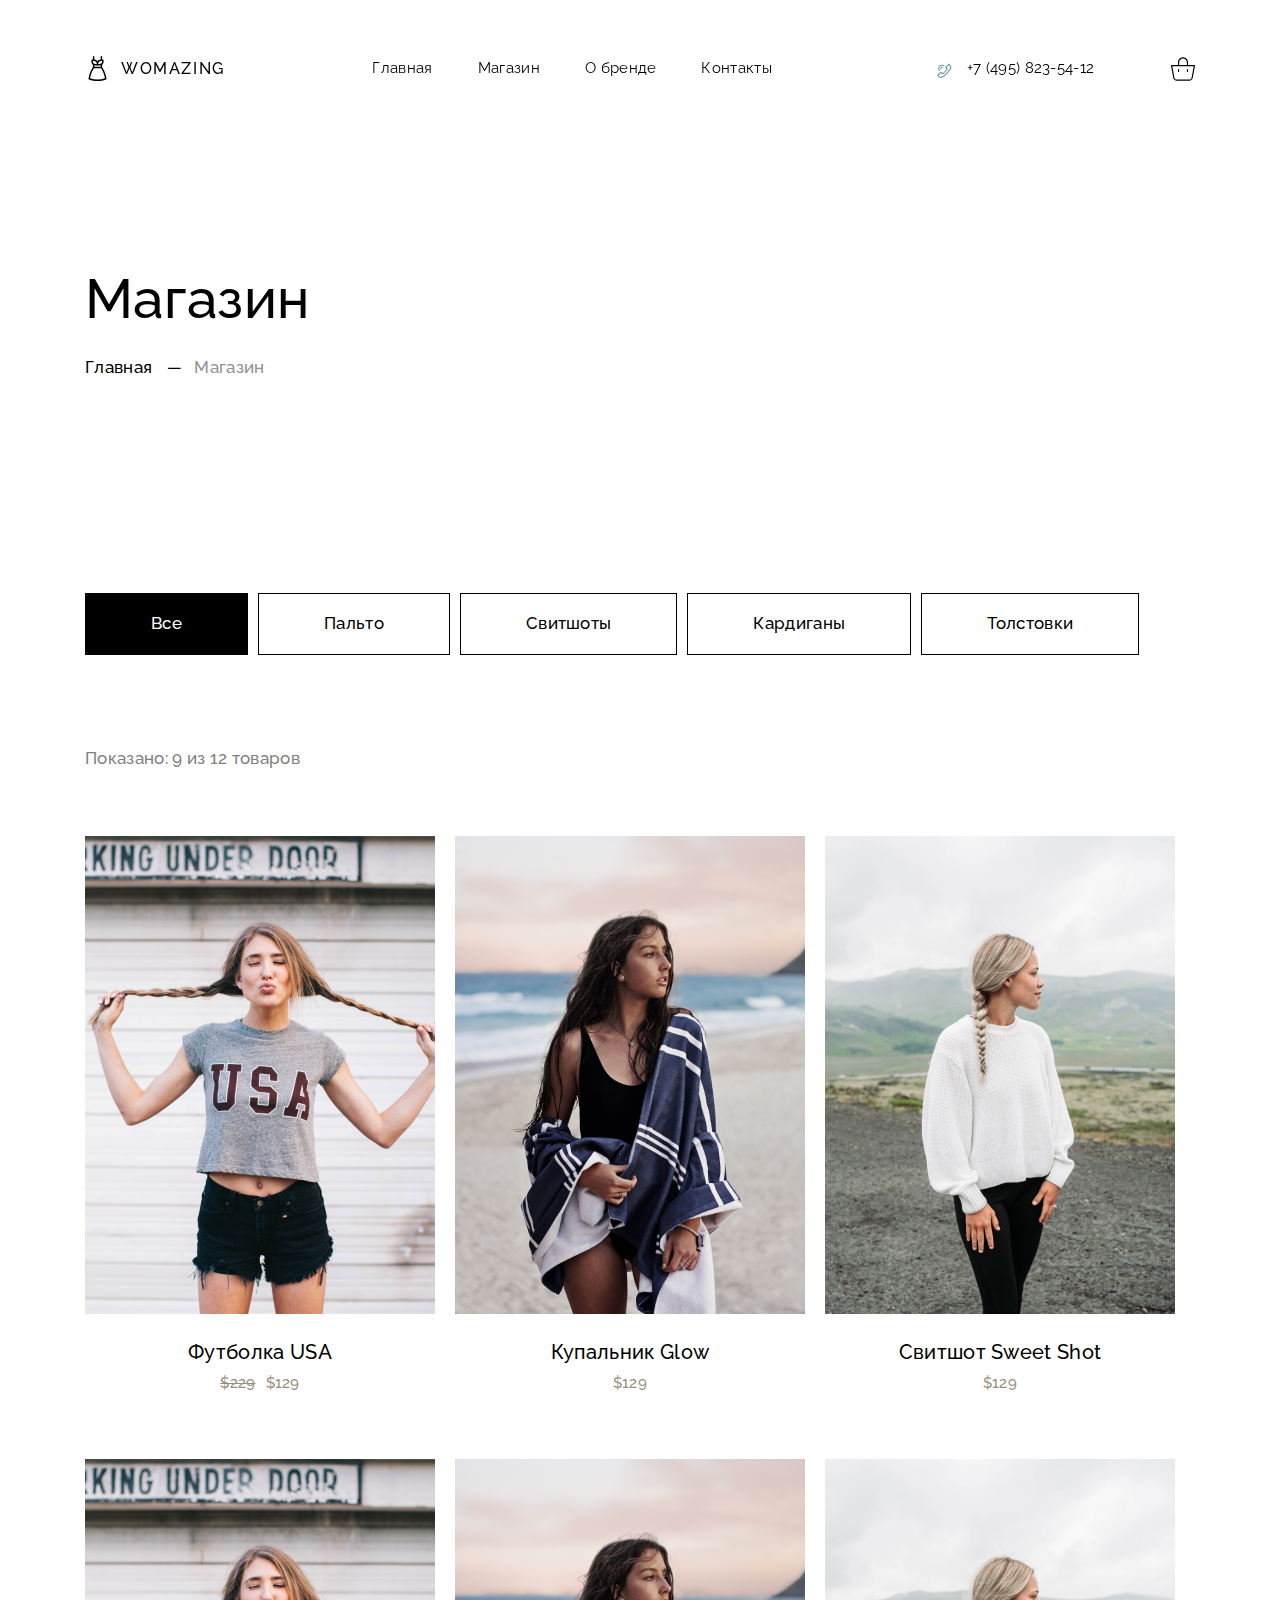
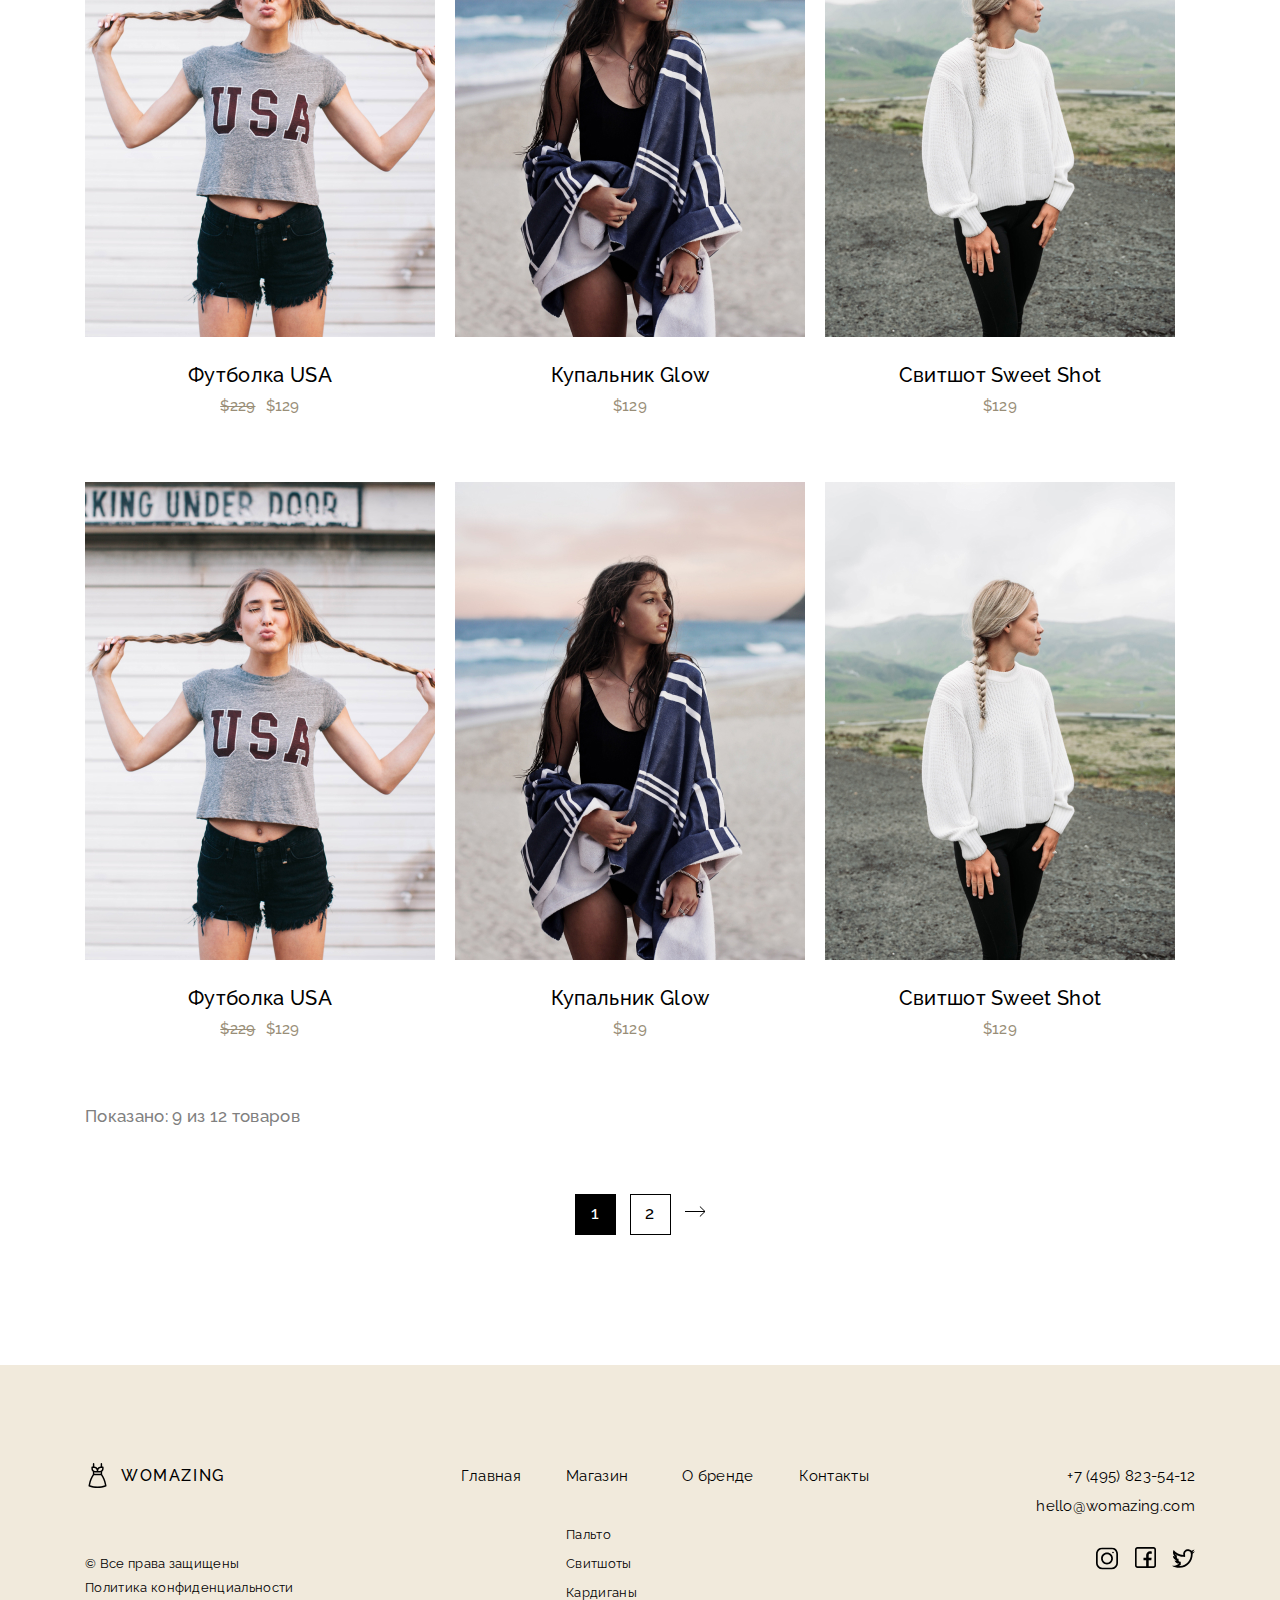
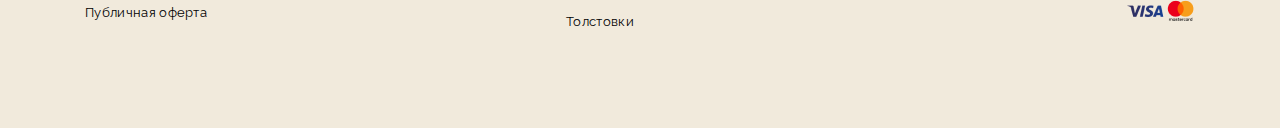
<file: shop.html>
<!DOCTYPE html>
<html lang="ru">
  <head>
    <meta charset="UTF-8" />
    <meta http-equiv="X-UA-Compatible" content="IE=edge" />
    <meta name="viewport" content="width=device-width, initial-scale=1.0" />
    <link
      href="https://fonts.googleapis.com/css?family=Raleway:300,regular,500,700,900&display=swap"
      rel="stylesheet"
    />
    <link
      rel="stylesheet"
      href="https://cdn.jsdelivr.net/npm/swiper@9/swiper-bundle.min.css"
    />
    <link rel="stylesheet" href="fontawesome/all.min.css" />
    <link rel="stylesheet" href="styles/reset.css" />
    <link rel="stylesheet" href="styles/styles.css" />
    <title>Магазин</title>
  </head>
  <body>
    <div class="wrapper">
      <!-- HEADER -->
      <header class="header">
        <div class="header__container">
          <a class="header__logo _logo" href="index.html">Womazing</a>
          <nav class="header__menu menu">
            <ul class="menu__list">
              <li class="menu__item">
                <a class="menu__link" href="index.html">Главная</a>
              </li>
              <li class="menu__item">
                <a class="menu__link" href="#">Магазин</a>
              </li>
              <li class="menu__item">
                <a class="menu__link" href="about-brand.html">О бренде</a>
              </li>
              <li class="menu__item">
                <a class="menu__link" href="contacts.html">Контакты</a>
              </li>
            </ul>
          </nav>
          <a class="header__phone" href="tel:+74958235412"
            ><svg
              class="header__phone-svg"
              width="27"
              height="27"
              viewBox="0 0 27 27"
              fill="none"
              xmlns="http://www.w3.org/2000/svg"
            >
              <g clip-path="url(#clip0_6_297)">
                <path
                  d="M8.25235 7.81643C6.75052 9.31823 6.75052 11.7618 8.25232 13.2636L9.05001 12.4659C7.9881 11.404 7.98807 9.67613 9.05004 8.61417C10.112 7.55224 11.8399 7.55224 12.9018 8.61414L13.6995 7.81646C12.1977 6.31463 9.75412 6.31466 8.25235 7.81643Z"
                  fill="#6E9C9F"
                />
                <path
                  d="M9.84133 9.39119C9.20916 10.0234 9.20913 11.052 9.8413 11.6842L10.639 10.8865C10.5458 10.7934 10.4945 10.6695 10.4945 10.5377C10.4945 10.406 10.5459 10.2821 10.639 10.1889C10.7322 10.0958 10.8561 10.0444 10.9878 10.0444C11.1196 10.0444 11.2435 10.0958 11.3366 10.1889L12.1343 9.39122C11.5022 8.75902 10.4735 8.75902 9.84133 9.39119Z"
                  fill="#6E9C9F"
                />
                <path
                  d="M19.7482 7.43513L17.855 5.54847L13.9233 9.47366L15.4475 11.0478C15.1921 11.5013 14.6378 12.3699 13.6933 13.3145C12.7486 14.2592 11.8736 14.8197 11.4158 15.0792L9.87255 13.5556L6.0022 17.4029L7.88504 19.2983C8.60479 20.0181 9.69992 20.2046 10.6101 19.7625C11.9991 19.0879 14.0954 17.8431 16.1942 15.7443C18.2931 13.6455 19.5378 11.5492 20.2124 10.1602C20.3723 9.83109 20.4499 9.47787 20.4499 9.12691C20.4499 8.50719 20.2077 7.89464 19.7482 7.43513ZM19.1977 9.66732C18.5609 10.9785 17.3845 12.9586 15.3965 14.9466C13.4086 16.9345 11.4284 18.1109 10.1173 18.7477C9.63929 18.9799 9.06281 18.8806 8.68414 18.5019L7.59739 17.4079L9.87537 15.1436L11.1901 16.4415L11.5418 16.2849C11.599 16.2595 12.9594 15.6438 14.4911 14.1121C16.0238 12.5795 16.6266 11.2305 16.6515 11.1739L16.804 10.8268L15.5067 9.48704L17.8558 7.14178L18.9511 8.23326C19.3306 8.61329 19.4298 9.18952 19.1977 9.66732Z"
                  fill="#6E9C9F"
                />
              </g>
              <defs>
                <clipPath id="clip0_6_297">
                  <rect
                    width="17"
                    height="17"
                    fill="white"
                    transform="translate(6 3)"
                  />
                </clipPath>
              </defs>
            </svg>
            +7 (495) 823-54-12</a
          >
          <a class="header__basket" href="cart.html">
            <img
              class="header__basket-img"
              src="images/header/basket.svg"
              alt="Корзина"
            />
            <span class="header__basket-counter"></span>
          </a>
        </div>
      </header>
      <!-- PAGE -->
      <main class="page">
        <!-- SHOP -->
        <section class="page__shop shop">
          <div class="shop__container">
            <h1 class="shop__title">Магазин</h1>
            <div class="shop__breadcrumb breadcrumb">
              <ul class="breadcrumb__items">
                <li class="breadcrumb__item">
                  <a class="breadcrumb__link" href="index.html">Главная</a>
                </li>
                <li class="breadcrumb__item">
                  <a class="breadcrumb__link active" href="#">Магазин</a>
                </li>
              </ul>
            </div>
            <div class="shop__catalog catalog">
              <div class="catalog__radio-inputs">
                <input
                  class="catalog__radio-input"
                  type="radio"
                  id="all"
                  name="radio-button"
                  value="Все"
                />
                <label class="catalog__radio-label active" for="all">Все</label>
                <input
                  class="catalog__radio-input"
                  type="radio"
                  id="coat"
                  name="radio-button"
                  value="Пальто"
                />
                <label class="catalog__radio-label" for="coat">Пальто</label>
                <input
                  class="catalog__radio-input"
                  type="radio"
                  id="sweatshirts"
                  name="radio-button"
                  value="Свитшоты"
                />
                <label class="catalog__radio-label" for="sweatshirts"
                  >Свитшоты</label
                >
                <input
                  class="catalog__radio-input"
                  type="radio"
                  id="cardigans"
                  name="radio-button"
                  value="Кардиганы"
                />
                <label class="catalog__radio-label" for="cardigans"
                  >Кардиганы</label
                >
                <input
                  class="catalog__radio-input"
                  type="radio"
                  id="hoodies"
                  name="radio-button"
                  value="Толстовки"
                />
                <label class="catalog__radio-label" for="hoodies"
                  >Толстовки</label
                >
              </div>
              <p class="catalog__products-number">
                Показано: <span>9</span> из 12 товаров
              </p>
              <div class="catalog__body">
                <ul class="catalog__items">
                  <li class="catalog__item item-catalog">
                    <a class="item-catalog__link" href="#">
                      <div class="item-catalog__img-wrapper">
                        <img
                          class="item-catalog__img"
                          src="images/shop/item-1.jpg"
                          alt="Первый товар"
                        />
                        <div class="item-catalog__overlay"></div>
                      </div>
                      <p class="item-catalog__title">Футболка USA</p>
                      <p class="item-catalog__price">
                        <span>$229</span>$129
                      </p></a
                    >
                  </li>
                  <li class="catalog__item item-catalog">
                    <a class="item-catalog__link" href="#">
                      <div class="item-catalog__img-wrapper">
                        <img
                          class="item-catalog__img"
                          src="images/shop/item-2.jpg"
                          alt="Второй товар"
                        />
                        <div class="item-catalog__overlay"></div>
                      </div>
                      <p class="item-catalog__title">Купальник Glow</p>
                      <p class="item-catalog__price">$129</p></a
                    >
                  </li>
                  <li class="catalog__item item-catalog">
                    <a class="item-catalog__link" href="#">
                      <div class="item-catalog__img-wrapper">
                        <img
                          class="item-catalog__img"
                          src="images/shop/item-3.jpg"
                          alt="Третий товар"
                        />
                        <div class="item-catalog__overlay"></div>
                      </div>
                      <p class="item-catalog__title">Свитшот Sweet Shot</p>
                      <p class="item-catalog__price">$129</p></a
                    >
                  </li>
                  <li class="catalog__item item-catalog">
                    <a class="item-catalog__link" href="#">
                      <div class="item-catalog__img-wrapper">
                        <img
                          class="item-catalog__img"
                          src="images/shop/item-1.jpg"
                          alt="Первый товар"
                        />
                        <div class="item-catalog__overlay"></div>
                      </div>
                      <p class="item-catalog__title">Футболка USA</p>
                      <p class="item-catalog__price">
                        <span>$229</span>$129
                      </p></a
                    >
                  </li>
                  <li class="catalog__item item-catalog">
                    <a class="item-catalog__link" href="#">
                      <div class="item-catalog__img-wrapper">
                        <img
                          class="item-catalog__img"
                          src="images/shop/item-2.jpg"
                          alt="Второй товар"
                        />
                        <div class="item-catalog__overlay"></div>
                      </div>
                      <p class="item-catalog__title">Купальник Glow</p>
                      <p class="item-catalog__price">$129</p></a
                    >
                  </li>
                  <li class="catalog__item item-catalog">
                    <a class="item-catalog__link" href="#">
                      <div class="item-catalog__img-wrapper">
                        <img
                          class="item-catalog__img"
                          src="images/shop/item-3.jpg"
                          alt="Третий товар"
                        />
                        <div class="item-catalog__overlay"></div>
                      </div>
                      <p class="item-catalog__title">Свитшот Sweet Shot</p>
                      <p class="item-catalog__price">$129</p></a
                    >
                  </li>
                  <li class="catalog__item item-catalog">
                    <a class="item-catalog__link" href="#">
                      <div class="item-catalog__img-wrapper">
                        <img
                          class="item-catalog__img"
                          src="images/shop/item-1.jpg"
                          alt="Первый товар"
                        />
                        <div class="item-catalog__overlay"></div>
                      </div>
                      <p class="item-catalog__title">Футболка USA</p>
                      <p class="item-catalog__price">
                        <span>$229</span>$129
                      </p></a
                    >
                  </li>
                  <li class="catalog__item item-catalog">
                    <a class="item-catalog__link" href="#">
                      <div class="item-catalog__img-wrapper">
                        <img
                          class="item-catalog__img"
                          src="images/shop/item-2.jpg"
                          alt="Второй товар"
                        />
                        <div class="item-catalog__overlay"></div>
                      </div>
                      <p class="item-catalog__title">Купальник Glow</p>
                      <p class="item-catalog__price">$129</p></a
                    >
                  </li>
                  <li class="catalog__item item-catalog">
                    <a class="item-catalog__link" href="#">
                      <div class="item-catalog__img-wrapper">
                        <img
                          class="item-catalog__img"
                          src="images/shop/item-3.jpg"
                          alt="Третий товар"
                        />
                        <div class="item-catalog__overlay"></div>
                      </div>
                      <p class="item-catalog__title">Свитшот Sweet Shot</p>
                      <p class="item-catalog__price">$129</p></a
                    >
                  </li>
                </ul>
                <p class="catalog__products-number">
                  Показано: <span>9</span> из 12 товаров
                </p>
                <nav class="catalog__navigation navigation">
                  <ul class="navigation__items">
                    <li class="navigation__item active">
                      <a class="navigation__link" href="">1</a>
                    </li>
                    <li class="navigation__item">
                      <a class="navigation__link" href="">2</a>
                    </li>
                    <li class="navigation__item">
                      <a class="navigation__link-next" href="">
                        <img
                          class="navigation__next-img"
                          src="images/shop/arrow-next.svg"
                          alt="Следующая страница"
                        />
                      </a>
                    </li>
                  </ul>
                </nav>
              </div>
            </div>
          </div>
        </section>
      </main>
      <!-- FOOTER -->
      <footer class="footer">
        <div class="footer__container">
          <div class="footer__rights-block">
            <a class="footer__logo _logo">Womazing</a>
            <p class="footer__rights">Все права защищены</p>
            <a class="footer__privacy-policy" href="#"
              >Политика конфиденциальности</a
            >
            <a class="footer__public-offer" href="#">Публичная оферта</a>
          </div>
          <div class="footer__items-block items-block">
            <ul class="items-block__list">
              <li class="items-block__item">
                <a class="items-block__link" href="#">Главная</a>
              </li>
              <li class="items-block__item">
                <a class="items-block__link" href="#">Магазин</a>
                <ul class="items-block__link-items">
                  <li class="items-block__link-item">
                    <a class="items-block__link-link" href="#">Пальто</a>
                  </li>
                  <li class="items-block__link-item">
                    <a class="items-block__link-link" href="#">Свитшоты</a>
                  </li>
                  <li class="items-block__link-item">
                    <a class="items-block__link-link" href="#">Кардиганы</a>
                  </li>
                  <li class="items-block__link-item">
                    <a class="items-block__link-link" href="#">Толстовки</a>
                  </li>
                </ul>
              </li>
              <li class="items-block__item">
                <a class="items-block__link" href="#">О бренде</a>
              </li>
              <li class="items-block__item">
                <a class="items-block__link" href="#">Контакты</a>
              </li>
            </ul>
          </div>
          <div class="footer__contacts-block">
            <a class="footer__phone" href="tel:+74958235412"
              >+7 (495) 823-54-12</a
            >
            <a class="footer__mail" href="mailto:hello@womazing.com"
              >hello@womazing.com</a
            >
            <div class="footer__media">
              <a href="" class="footer__media-link">
                <img
                  class="footer__media-img"
                  src="images/footer/instagram.svg"
                  alt="Instagram"
              /></a>
              <a href="" class="footer__media-link">
                <img
                  class="footer__media-img"
                  src="images/footer/facebook.svg"
                  alt="Facebook"
              /></a>
              <a href="" class="footer__media-link">
                <img
                  class="footer__media-img"
                  src="images/footer/twitter.svg"
                  alt="Twitter"
              /></a>
            </div>
            <img
              class="footer__cards"
              src="images/footer/cards.png"
              alt="Платежные карты"
            />
          </div>
        </div>
      </footer>
    </div>

    <script src="https://cdn.jsdelivr.net/npm/swiper@9/swiper-bundle.min.js"></script>
    <script src="scripts/scripts.js"></script>
  </body>
</html>
</file>
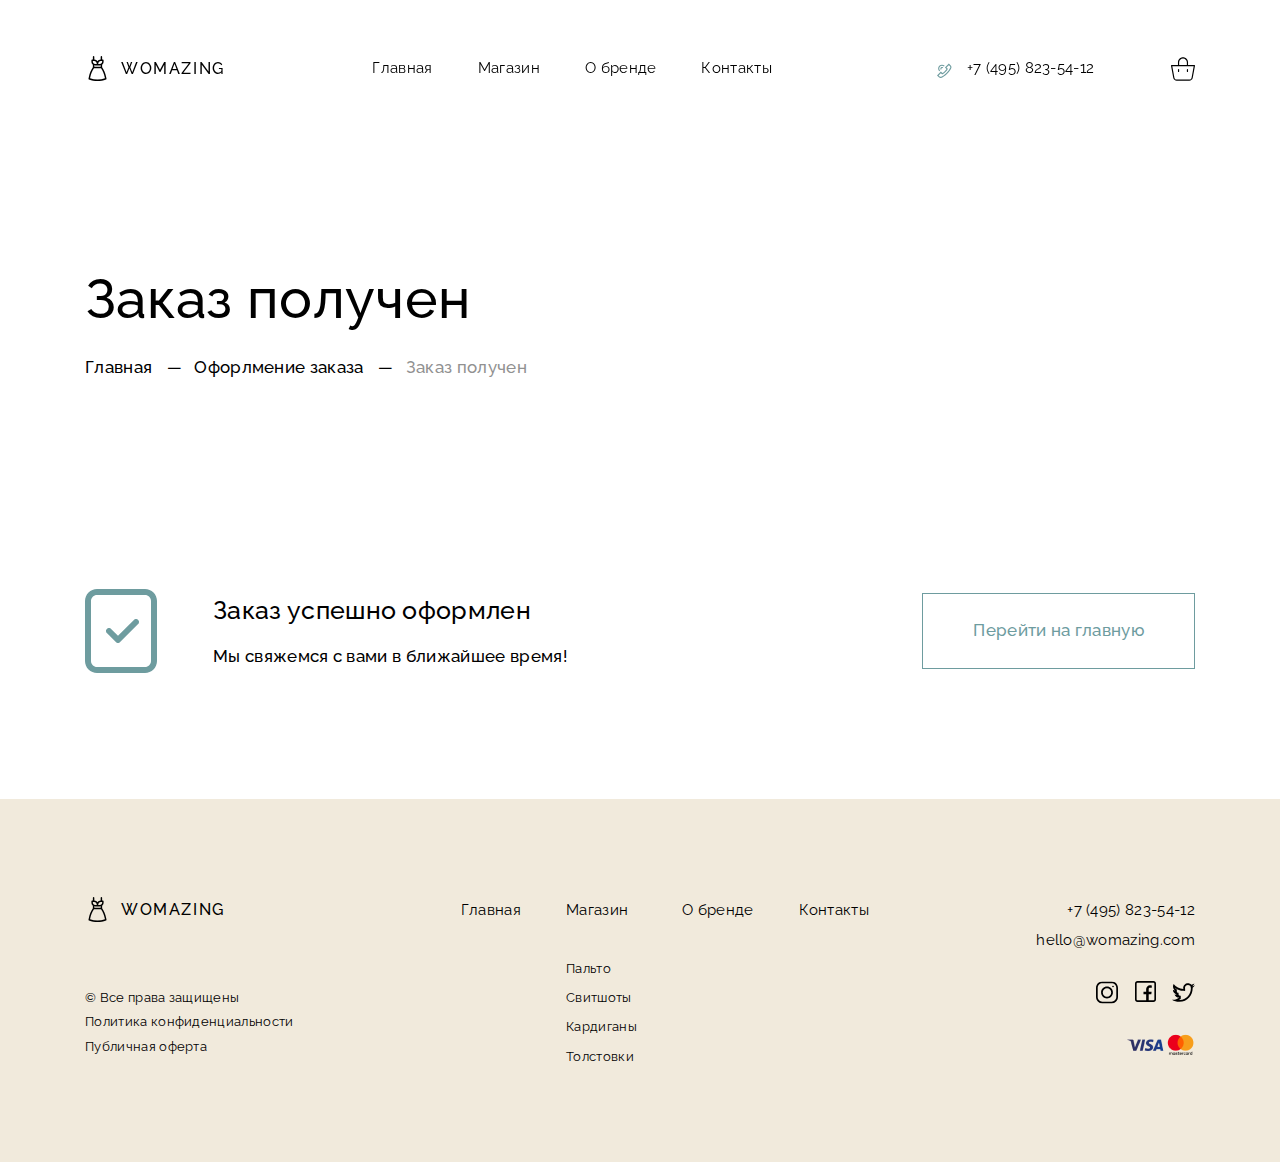
<file: success.html>
<!DOCTYPE html>
<html lang="ru">
  <head>
    <meta charset="UTF-8" />
    <meta http-equiv="X-UA-Compatible" content="IE=edge" />
    <meta name="viewport" content="width=device-width, initial-scale=1.0" />
    <link
      href="https://fonts.googleapis.com/css?family=Raleway:300,regular,500,700,900&display=swap"
      rel="stylesheet"
    />
    <link
      rel="stylesheet"
      href="https://cdn.jsdelivr.net/npm/swiper@9/swiper-bundle.min.css"
    />
    <link rel="stylesheet" href="fontawesome/all.min.css" />
    <link rel="stylesheet" href="styles/reset.css" />
    <link rel="stylesheet" href="styles/styles.css" />
    <title>Womazing</title>
  </head>
  <body>
    <div class="wrapper">
      <!-- HEADER -->
      <header class="header">
        <div class="header__container">
          <a class="header__logo _logo" href="index.html">Womazing</a>
          <nav class="header__menu menu">
            <ul class="menu__list">
              <li class="menu__item">
                <a class="menu__link" href="index.html">Главная</a>
              </li>
              <li class="menu__item">
                <a class="menu__link" href="shop.html">Магазин</a>
              </li>
              <li class="menu__item">
                <a class="menu__link" href="about-brand.html">О бренде</a>
              </li>
              <li class="menu__item">
                <a class="menu__link" href="contacts.html">Контакты</a>
              </li>
            </ul>
          </nav>
          <a class="header__phone" href="tel:+74958235412"
            ><svg
              class="header__phone-svg"
              width="27"
              height="27"
              viewBox="0 0 27 27"
              fill="none"
              xmlns="http://www.w3.org/2000/svg"
            >
              <g clip-path="url(#clip0_6_297)">
                <path
                  d="M8.25235 7.81643C6.75052 9.31823 6.75052 11.7618 8.25232 13.2636L9.05001 12.4659C7.9881 11.404 7.98807 9.67613 9.05004 8.61417C10.112 7.55224 11.8399 7.55224 12.9018 8.61414L13.6995 7.81646C12.1977 6.31463 9.75412 6.31466 8.25235 7.81643Z"
                  fill="#6E9C9F"
                />
                <path
                  d="M9.84133 9.39119C9.20916 10.0234 9.20913 11.052 9.8413 11.6842L10.639 10.8865C10.5458 10.7934 10.4945 10.6695 10.4945 10.5377C10.4945 10.406 10.5459 10.2821 10.639 10.1889C10.7322 10.0958 10.8561 10.0444 10.9878 10.0444C11.1196 10.0444 11.2435 10.0958 11.3366 10.1889L12.1343 9.39122C11.5022 8.75902 10.4735 8.75902 9.84133 9.39119Z"
                  fill="#6E9C9F"
                />
                <path
                  d="M19.7482 7.43513L17.855 5.54847L13.9233 9.47366L15.4475 11.0478C15.1921 11.5013 14.6378 12.3699 13.6933 13.3145C12.7486 14.2592 11.8736 14.8197 11.4158 15.0792L9.87255 13.5556L6.0022 17.4029L7.88504 19.2983C8.60479 20.0181 9.69992 20.2046 10.6101 19.7625C11.9991 19.0879 14.0954 17.8431 16.1942 15.7443C18.2931 13.6455 19.5378 11.5492 20.2124 10.1602C20.3723 9.83109 20.4499 9.47787 20.4499 9.12691C20.4499 8.50719 20.2077 7.89464 19.7482 7.43513ZM19.1977 9.66732C18.5609 10.9785 17.3845 12.9586 15.3965 14.9466C13.4086 16.9345 11.4284 18.1109 10.1173 18.7477C9.63929 18.9799 9.06281 18.8806 8.68414 18.5019L7.59739 17.4079L9.87537 15.1436L11.1901 16.4415L11.5418 16.2849C11.599 16.2595 12.9594 15.6438 14.4911 14.1121C16.0238 12.5795 16.6266 11.2305 16.6515 11.1739L16.804 10.8268L15.5067 9.48704L17.8558 7.14178L18.9511 8.23326C19.3306 8.61329 19.4298 9.18952 19.1977 9.66732Z"
                  fill="#6E9C9F"
                />
              </g>
              <defs>
                <clipPath id="clip0_6_297">
                  <rect
                    width="17"
                    height="17"
                    fill="white"
                    transform="translate(6 3)"
                  />
                </clipPath>
              </defs>
            </svg>
            +7 (495) 823-54-12</a
          >
          <a class="header__basket" href="cart.html">
            <img
              class="header__basket-img"
              src="images/header/basket.svg"
              alt="Корзина"
            />
            <span class="header__basket-counter"></span>
          </a>
        </div>
      </header>
      <!-- PAGE -->
      <main class="page">
        <!-- SUCCESS -->
        <section class="page__success success">
          <div class="success__container">
            <h1 class="success__title">Заказ получен</h1>
            <div class="success__breadcrumb breadcrumb">
              <ul class="breadcrumb__items">
                <li class="breadcrumb__item">
                  <a class="breadcrumb__link" href="index.html">Главная</a>
                </li>
                <li class="breadcrumb__item">
                  <a class="breadcrumb__link" href="checkout.html"
                    >Офорлмение заказа</a
                  >
                </li>
                <li class="breadcrumb__item">
                  <a class="breadcrumb__link active" href="#">Заказ получен</a>
                </li>
              </ul>
            </div>
            <div class="success__item item-success">
              <div class="item-success__body">
                <h3 class="item-success__title">Заказ успешно оформлен</h3>
                <p class="item-success__text">
                  Мы свяжемся с вами в ближайшее время!
                </p>
              </div>
              <a class="item-success__button" href="index.html"
                >Перейти на главную</a
              >
            </div>
          </div>
        </section>
      </main>
      <!-- FOOTER -->
      <footer class="footer">
        <div class="footer__container">
          <div class="footer__rights-block">
            <a class="footer__logo _logo">Womazing</a>
            <p class="footer__rights">Все права защищены</p>
            <a class="footer__privacy-policy" href="#"
              >Политика конфиденциальности</a
            >
            <a class="footer__public-offer" href="#">Публичная оферта</a>
          </div>
          <div class="footer__items-block items-block">
            <ul class="items-block__list">
              <li class="items-block__item">
                <a class="items-block__link" href="#">Главная</a>
              </li>
              <li class="items-block__item">
                <a class="items-block__link" href="#">Магазин</a>
                <ul class="items-block__link-items">
                  <li class="items-block__link-item">
                    <a class="items-block__link-link" href="#">Пальто</a>
                  </li>
                  <li class="items-block__link-item">
                    <a class="items-block__link-link" href="#">Свитшоты</a>
                  </li>
                  <li class="items-block__link-item">
                    <a class="items-block__link-link" href="#">Кардиганы</a>
                  </li>
                  <li class="items-block__link-item">
                    <a class="items-block__link-link" href="#">Толстовки</a>
                  </li>
                </ul>
              </li>
              <li class="items-block__item">
                <a class="items-block__link" href="#">О бренде</a>
              </li>
              <li class="items-block__item">
                <a class="items-block__link" href="#">Контакты</a>
              </li>
            </ul>
          </div>
          <div class="footer__contacts-block">
            <a class="footer__phone" href="tel:+74958235412"
              >+7 (495) 823-54-12</a
            >
            <a class="footer__mail" href="mailto:hello@womazing.com"
              >hello@womazing.com</a
            >
            <div class="footer__media">
              <a href="" class="footer__media-link">
                <img
                  class="footer__media-img"
                  src="images/footer/instagram.svg"
                  alt="Instagram"
              /></a>
              <a href="" class="footer__media-link">
                <img
                  class="footer__media-img"
                  src="images/footer/facebook.svg"
                  alt="Facebook"
              /></a>
              <a href="" class="footer__media-link">
                <img
                  class="footer__media-img"
                  src="images/footer/twitter.svg"
                  alt="Twitter"
              /></a>
            </div>
            <img
              class="footer__cards"
              src="images/footer/cards.png"
              alt="Платежные карты"
            />
          </div>
        </div>
      </footer>
    </div>
    <script src="https://cdn.jsdelivr.net/npm/swiper@9/swiper-bundle.min.js"></script>
    <script src="scripts/scripts.js"></script>
  </body>
</html>
</file>
<file: styles/styles.css>
*,
*::after,
*::before {
  box-sizing: border-box;
}
a {
  text-decoration: none;
  color: inherit;
}
ul,
ol,
li {
  list-style: none;
}
button,
input,
textarea {
  outline: none;
  border: none;
  padding: 0;
  margin: 0;
}
img {
  vertical-align: top;
}
html,
body {
  height: 100%;
  scroll-behavior: smooth;
}
body {
  font-family: "Raleway";
  font-weight: 500;
  line-height: 1;
  letter-spacing: 0.02em;
}

/* =================================================== */

.wrapper {
  min-height: 100%;
  overflow: hidden;
  display: flex;
  flex-direction: column;
}

/* =================================================== */

[class*="__container"] {
  max-width: 1140px;
  padding: 0 15px;
  margin: 0 auto;
}
h1[class$="__title"] {
  font-size: 55px;
  line-height: 1.1;
}
h2[class$="__title"] {
  font-size: 40px;
  line-height: 1.1;
}
p[class$="__text"] {
  font-size: 17px;
  line-height: 1.4;
}
a[class*="__button"] {
  display: inline-flex;
  justify-content: center;
  align-items: center;
}
._logo {
  font-size: 16px;
  line-height: 1.1875;
  letter-spacing: 0.1em;
  text-transform: uppercase;
  position: relative;
  padding-left: 36px;
}
._logo::before {
  content: url("/images/logo-before.svg");
  position: absolute;
  left: 0;
  top: -3px;
}

/* =================================================== */
/* BREADCRUMB  */
/* =================================================== */

.breadcrumb {
}
.breadcrumb__items {
  display: flex;
}
.breadcrumb__item {
  display: inline-block;
  position: relative;
}
.breadcrumb__item:not(:last-child) {
  margin-right: 42px;
}
.breadcrumb__item:not(:last-child)::after {
  content: "—";
  position: absolute;
  top: 20%;
  right: -30px;
}
.breadcrumb__link {
  font-size: 17px;
  line-height: 1.4;
  display: inline-block;
}
.breadcrumb__link.active {
  color: #919191;
  pointer-events: none;
  cursor: default;
}

/* =================================================== */
/* HEADER  */
/* =================================================== */

.header {
  position: fixed;
  width: 100%;
  z-index: 3;
  padding-top: 54px;
}
.header.fixed {
  background: #fff;
  box-shadow: 0px 4px 15px rgba(0, 0, 0, 0.05);
  height: 90px;
  padding-top: 34px;
}
.header__container {
  display: flex;
  justify-content: space-between;
  align-items: center;
  min-height: 29px;
}
.header__logo {
}
.header__menu {
}

/* =================================================== */

.menu {
  margin-left: 20px;
  margin-right: -20px;
}
.menu__list {
  display: flex;
  column-gap: 45px;
}
.menu__item,
.menu__link {
  font-weight: 400;
  font-size: 15px;
  line-height: 1.4;
  transition: text-shadow 0.5s ease;
}
.menu__link:hover,
.menu__link.active {
  color: #6e9c9f;
  text-shadow: 0 0 0.9px #6e9c9f, 0 0 0.9px #6e9c9f;
}
/* =================================================== */

.header__phone {
  font-weight: 400;
  font-size: 15px;
  line-height: 1.4;
  position: relative;
  padding-left: 36px;
  margin-left: 51px;
  margin-right: -51px;
}
.header__phone-svg {
  position: absolute;
  left: 0;
  transition: all 0.5s ease;
}
.header__phone-svg:hover {
  background: #6e9c9f;
}
.header__phone-svg:hover g path {
  fill: #fff;
}
.header__basket {
  position: relative;
}
.header__basket-img {
}
.header__basket-counter {
  background: #998e78;
  border-radius: 50px;
  color: #fff;
  font-weight: 400;
  font-size: 9px;
  /* display: flex; */
  display: none;
  align-items: center;
  justify-content: center;
  height: 15px;
  width: 15px;
  position: absolute;
  right: -10px;
  top: -11.23px;
}

/* =================================================== */
/* PAGE */
/* =================================================== */

.page {
  flex: 1 0 auto;
}
.page__home {
}
.page__collection {
}
.page__qualities {
}
.page__about {
}
.page__shop {
}
.page__one-item {
}
.page__same-products {
}
.page__about-brand {
}
.page__contacts {
}
.page__cart {
}
.page__checkout {
}
.page__success {
}

/* =================================================== */
/* HOME */
/* =================================================== */

.home {
  position: relative;
  padding-top: 120px;
}
.home__container {
}
.home__slider {
}

/* =================================================== */

.slider {
  display: flex;
  justify-content: space-between;
  align-items: center;
  column-gap: 152px;
  position: relative;
}
.slider::before {
  content: url("/images/home/slider-image-before.jpg");
  position: absolute;
  z-index: 2;
  bottom: -62px;
  right: 333px;
}
.slider::after {
  content: url("/images/home/slider-image-after.jpg");
  position: absolute;
  z-index: 2;
  top: 123px;
  right: -105px;
}
.slider__body {
}
.slider__items {
}
.slider__item {
}
.slider__title {
  margin-bottom: 55px;
}
.slider__text,
.slider__buttons {
  padding-right: 163px;
}
.slider__text {
  font-weight: 400;
  font-size: 20px;
  text-align: right;
  min-height: 84px;
  margin-bottom: 52px;
}
.slider__buttons {
  height: 67px;
  display: flex;
  justify-content: flex-end;
}
.slider__button {
  height: 100%;
}
.slider__button.button-arrow {
  background: rgba(110, 156, 159, 0.1);
  width: 67px;
}
.slider__button.button-shop {
  background: #6e9c9f;
  color: #fff;
  font-weight: 400;
  font-size: 17px;
  line-height: 1.389;
  padding: 0 50px;
  transition: all 0.5s ease;
}
.slider__button.button-shop:hover {
  background: #509498;
}
.slider-images {
}
.slider-images__items {
}
.slider-images__item {
}
.slider-images__img {
  /* width: 100%; */
}
.slider-pagination {
  transform: translateX(-170px);
}
.slider-pagination .swiper-pagination-bullet {
  background: #d1d1d1;
  border-radius: 0;
  width: 30px;
  height: 4px;
} /* стиль буллета */
.slider-pagination .swiper-pagination-bullet-active {
  background: #000000;
} /* стиль активного буллета */

/* =================================================== */

.home__background {
  background: #f1eadc;
  position: absolute;
  z-index: -2;
  width: 44%;
  height: 826px;
  top: 0;
  right: 0;
}

/* =================================================== */
/* COLLECTION */
/* =================================================== */

.collection {
  padding-top: 190px;
}
.collection__container {
}
.collection__title {
  margin-bottom: 92px;
}
.collection__body {
  text-align: center;
}
.collection__items {
  display: flex;
  justify-content: space-between;
  margin-bottom: 65px;
}
.collection__item {
}

/* =================================================== */

.item-collection {
}
.item-collection__link {
}
.item-collection__img-wrapper {
  position: relative;
  margin-bottom: 24px;
}
.item-collection__img {
}
.item-collection__overlay {
  background: rgba(110, 156, 159, 0.77);
  display: none;
  position: absolute;
  height: 100%;
  width: 100%;
  top: 0;
  left: 0;
}
.item-collection__overlay::after {
  content: url("/images/collection/overlay-arrow.svg");
  position: absolute;
  top: 50%;
  right: 0;
  left: 0;
}
.item-collection:hover .item-collection__overlay {
  display: block;
  animation: overlay 0.5s;
}
.item-collection__title {
  font-size: 20px;
  line-height: 1.4;
  margin-bottom: 7px;
}
.item-collection__price {
  color: #998e78;
  font-size: 15px;
  line-height: 1.4;
}
.item-collection__price span {
  text-decoration: line-through;
  padding-right: 10px;
}

/* =================================================== */

.collection__button {
  color: #6e9c9f;
  border: 1px solid #6e9c9f;
  font-weight: 400;
  font-size: 17px;
  line-height: 1.389;
  height: 68px;
  padding: 0 50px;
  transition: all 0.5s ease;
}
.collection__button:hover {
  background: #6e9c9f;
  color: #fff;
}

/* =================================================== */
/* QUALITIES */
/* =================================================== */

.qualities {
  padding-top: 130px;
}
.qualities__container {
}
.qualities__title {
  margin-bottom: 92px;
}
.qualities__body {
}
.qualities__items {
  display: flex;
  justify-content: space-between;
}
.qualities__item {
}

/* =================================================== */

.item-qualities {
}
.item-qualities__img {
  margin-bottom: 37px;
}
.item-qualities__title {
  font-size: 25px;
  line-height: 1.4;
  margin-bottom: 24px;
}
.item-qualities__text {
  padding-right: 45px;
}

/* =================================================== */
/* ABOUT */
/* =================================================== */

.about {
  padding: 130px 0;
}
.about__container {
}
.about__title {
  margin-bottom: 92px;
}
.about__body {
  display: flex;
  justify-content: space-between;
  align-items: center;
}
.about__slider-container {
  position: relative;
}
.about__slider {
}

/* =================================================== */

.slider-about {
  max-width: 727px;
}
.slider-about__wrapper {
}
.slider-about__item {
}
.slider-about__img {
}
.slider-about-pagination {
  padding-bottom: 50px;
}
.slider-about-pagination .swiper-pagination-bullet {
  background: #fff;
  background: rgba(255, 255, 255, 0.36);
  border-radius: 0;
  opacity: 1;
  width: 30px;
  height: 4px;
} /* стиль буллета */
.slider-about-pagination .swiper-pagination-bullet-active {
  background: #fff;
} /* стиль активного буллета */
.slider-about-button-prev::after,
.slider-about-button-next::after {
  display: none;
}
.slider-about-button-prev {
  left: -59px;
}
.slider-about-button-next {
  right: -59px;
}
.slider-about-button-prev svg path,
.slider-about-button-next svg path {
  transition: all 0.5s ease;
}
.slider-about-button-prev:hover svg path,
.slider-about-button-next:hover svg path {
  stroke: #000;
}

/* =================================================== */

.about__info {
}

/* =================================================== */

.info-about {
}
.info-about__title {
  font-size: 25px;
  line-height: 1.4;
  margin-bottom: 28px;
}
.info-about__text {
  width: 255px;
  margin-bottom: 28px;
}
.info-about__link {
  color: #6e9c9f;
  font-size: 17px;
  line-height: 1.4;
  transition: all 0.5s ease;
}
.info-about__link:hover {
  border-bottom: 1px solid #cededf;
  padding-bottom: 5px;
}

/* =================================================== */
/* =================================================== */
/* SHOP */
/* =================================================== */
/* =================================================== */

.shop {
  padding-top: 269px;
  padding-bottom: 130px;
}
.shop__container {
}
.shop__title {
  margin-bottom: 26px;
}
.shop__breadcrumb {
  margin-bottom: 214px;
}

/* =================================================== */

.shop__catalog {
}

/* =================================================== */

.catalog {
}
.catalog__radio-inputs {
  display: flex;
  margin-bottom: 92px;
}
.catalog__radio-input {
  height: 0;
  width: 0;
}
.catalog__radio-label {
  font-size: 17px;
  line-height: 1.4;
  border: 1px solid #000000;
  display: flex;
  justify-content: center;
  align-items: center;
  min-height: 62px;
  padding: 0 65px;
  cursor: pointer;
  transition: all 0.5s ease;
}
.catalog__radio-label:not(:last-child) {
  margin-right: 10px;
}
.catalog__radio-label:hover,
.catalog__radio-label:focus,
.catalog__radio-label.active {
  background: #000000;
  color: #fff;
}
.catalog__products-number {
  color: #808080;
  font-size: 17px;
  line-height: 1.4;
  margin-bottom: 65px;
}
.catalog__body {
}
.catalog__items {
  display: grid;
  justify-items: start;
  grid-template-columns: 1fr 1fr 1fr;
  row-gap: 65px;
  margin-bottom: 65px;
}
.catalog__item {
}

/* =================================================== */

.item-catalog {
  text-align: center;
}
.item-catalog__link {
}
.item-catalog__img-wrapper {
  position: relative;
  margin-bottom: 24px;
}
.item-catalog__img {
}
.item-catalog__overlay {
  background: rgba(110, 156, 159, 0.77);
  display: none;
  position: absolute;
  height: 100%;
  width: 100%;
  top: 0;
  left: 0;
}
.item-catalog__overlay::after {
  content: url("/images/collection/overlay-arrow.svg");
  position: absolute;
  top: 50%;
  right: 0;
  left: 0;
}
.item-catalog:hover .item-catalog__overlay {
  display: block;
  animation: overlay 0.5s;
}
.item-catalog__title {
  font-size: 20px;
  line-height: 1.4;
  margin-bottom: 7px;
}
.item-catalog__price {
  color: #998e78;
  font-size: 15px;
  line-height: 1.4;
}
.item-catalog__price span {
  text-decoration: line-through;
  padding-right: 10px;
}

/* =================================================== */

.catalog__navigation {
}

/* =================================================== */

.navigation {
}
.navigation__items {
  display: flex;
  justify-content: center;
  align-items: center;
  column-gap: 14px;
}
.navigation__item {
}
.navigation__item:not(:last-child) {
  border: 1px solid #000000;
  display: flex;
  justify-content: center;
  align-items: center;
  height: 41px;
  width: 41px;
}
.navigation__item.active {
  background: #000;
  color: #fff;
}
.navigation__link {
  font-size: 17px;
  line-height: 1.4;
  display: inline-flex;
  align-items: center;
  justify-content: center;
  width: 100%;
  height: 100%;
}
.navigation__link-next {
}
.navigation__next-img {
}

/* =================================================== */
/* =================================================== */
/* ONE-ITEM */
/* =================================================== */
/* =================================================== */

.one-item {
  padding-top: 189px;
  padding-bottom: 130px;
}
.one-item__container {
}
.one-item__title {
  margin-bottom: 26px;
}
.one-item__breadcrumb {
  margin-bottom: 102px;
}
.one-item__description {
}

/* =================================================== */

.description {
  display: flex;
  align-items: center;
  column-gap: 74px;
}
.description__img {
  flex-basis: 536px;
}
.description__form {
}

/* =================================================== */

.form-description {
}
.form-description__price {
  color: #998e78;
  font-size: 40px;
  line-height: 1.1;
  margin-bottom: 59px;
}
.form-description__price span {
  color: #9c9c9c;
  font-size: 30px;
  text-decoration: line-through;
  padding-left: 29px;
}
.form-description__size-choice {
  margin-bottom: 59px;
}
.form-description__size-title {
  font-size: 20px;
  line-height: 1.4;
  padding-bottom: 34px;
}
.form-description__size-list {
  text-align: center;
  display: flex;
  column-gap: 14px;
}
.form-description__size {
}
.form-description__size-button {
  display: flex;
  height: 0;
}
.form-description__size-label {
  border: 1px solid #000000;
  display: flex;
  justify-content: center;
  align-items: center;
  width: 41px;
  height: 41px;
  cursor: pointer;
  transition: all 0.5s ease;
}
.form-description__size-label.active,
.form-description__size-label:hover {
  background: #000;
  color: #fff;
}
.form-description__color-choice {
  margin-bottom: 59px;
}
.form-description__color-title {
  font-size: 20px;
  line-height: 1.4;
  padding-bottom: 34px;
}
.form-description__color-list {
  display: flex;
  column-gap: 14px;
}
.form-description__color {
  border-radius: 100px;
  border: 1px solid transparent;
  transition: all 0.5s ease;
}
.form-description__color.active,
.form-description__color:hover {
  border: 1px solid #000;
}
.form-description__color:first-child {
  background: rgba(146, 120, 118, 1);
}
.form-description__color:nth-child(2) {
  background: #d5d5d5;
}
.form-description__color:nth-child(3) {
  background: #fd9696;
}
.form-description__color:last-child {
  background: #fdc796;
}
.form-description__color-button {
  display: flex;
  height: 0;
}
.form-description__color-label {
  display: block;
  height: 41px;
  width: 41px;
  cursor: pointer;
}
.form-description__add {
  display: flex;
  column-gap: 11px;
  height: 68px;
}
.form-description__add-input {
  border: 1px solid #afafaf;
  font-family: "Raleway";
  text-align: center;
  font-weight: 400;
  font-size: 20px;
  line-height: 1.4;
  height: 100%;
  width: 68px;
}
.form-description__add-input::-webkit-inner-spin-button {
  -webkit-appearance: none;
}
.form-description__add-button {
  background: #6e9c9f;
  color: #ffffff;
  font-family: "Raleway";
  font-weight: 400;
  font-size: 17px;
  line-height: 1.389;
  display: inline-flex;
  justify-content: center;
  align-items: center;
  height: 100%;
  padding: 0 50px;
  cursor: pointer;
  transition: all 0.5s ease;
}
.form-description__add-button:hover {
  background: #509498;
}

/* =================================================== */
/* SAME PRODUCTS */
/* =================================================== */

.same-products {
  padding-bottom: 130px;
}
.same-products__container {
}
.same-products__title {
  margin-bottom: 67px;
}
.same-products__items {
  display: flex;
  column-gap: 30px;
}
.same-products__item {
}

/* =================================================== */

.item-same-products {
  text-align: center;
}
.item-same-products__link {
}
.item-same-products__img-wrapper {
  position: relative;
  margin-bottom: 24px;
}
.item-same-products__img {
}
.item-same-products__overlay {
  background: rgba(110, 156, 159, 0.77);
  display: none;
  position: absolute;
  height: 100%;
  width: 100%;
  top: 0;
  left: 0;
}
.item-same-products__overlay::after {
  content: url("/images/collection/overlay-arrow.svg");
  position: absolute;
  top: 50%;
  right: 0;
  left: 0;
}
.item-same-products:hover .item-same-products__overlay {
  display: block;
  animation: overlay 0.5s;
}
.item-same-products__title {
  font-size: 20px;
  line-height: 1.4;
  margin-bottom: 7px;
}
.item-same-products__price {
  color: #998e78;
  font-size: 15px;
  line-height: 1.4;
}

/* =================================================== */
/* =================================================== */
/* ABOUT BRAND */
/* =================================================== */
/* =================================================== */

.about-brand {
  padding-top: 269px;
  padding-bottom: 130px;
}
.about-brand__container {
}
.about-brand__title {
  margin-bottom: 26px;
}
.about-brand__breadcrumb {
  margin-bottom: 214px;
}
.about-brand__article {
}

/* =================================================== */

.article {
  display: flex;
  justify-content: space-between;
  align-items: center;
}
.article:not(:last-child) {
  margin-bottom: 130px;
}
.article__img {
  flex-basis: 442px;
}
.article__body {
  flex-basis: 542px;
}
.article__title {
  font-size: 25px;
  line-height: 1.4;
  margin-bottom: 46px;
}
.article__text {
}
.article__text:not(:last-child) {
  margin-bottom: 30px;
}
.about-brand__button-body {
  text-align: center;
}
.about-brand__button {
  background: #6e9c9f;
  color: #ffffff;
  font-weight: 400;
  font-size: 17px;
  line-height: 1.389;
  min-height: 68px;
  padding: 0 50px;
  cursor: pointer;
  transition: all 0.5s ease;
}
.about-brand__button:hover {
  background: #509498;
}

/* =================================================== */
/* =================================================== */
/* CONTACTS */
/* =================================================== */
/* =================================================== */

.contacts {
  padding-top: 269px;
  padding-bottom: 130px;
}
.contacts__container {
}
.contacts__title {
  margin-bottom: 26px;
}
.contacts__breadcrumb {
  margin-bottom: 214px;
}
.contacts__body {
  line-height: 1.4;
  display: flex;
  flex-direction: column;
  row-gap: 130px;
}
.contacts__map {
  width: 100%;
}
.contacts__items {
  display: flex;
  justify-content: space-between;
}
.contacts__item {
}

/* =================================================== */

.item-contacts {
}
.item-contacts__tttle {
  font-size: 17px;
  margin-bottom: 19px;
}
.item-contacts__text {
  font-size: 20px;
}

/* =================================================== */

.contacts__form {
}

/* =================================================== */

.form-contacts {
  display: flex;
  flex-direction: column;
  row-gap: 35px;
  max-width: 443px;
}
.form-contacts__title {
  font-size: 25px;
  margin-bottom: 27px;
}
.form-contacts__input {
  max-width: 350px;
}
.form-contacts__textarea {
  min-height: 134px;
  resize: none;
}
.form-contacts__input,
.form-contacts__textarea {
  border-bottom: 1px solid #000000;
  font-family: "Raleway";
  font-size: 17px;
  padding-bottom: 16px;
}
.form-contacts__input::placeholder,
.form-contacts__textarea::placeholder {
  font-family: "Raleway";
  font-size: 17px;
  color: #868686;
}
.form-contacts__button {
  background: #6e9c9f;
  color: #ffffff;
  font-weight: 400;
  font-size: 17px;
  line-height: 1.389;
  display: inline-flex;
  align-items: center;
  justify-content: center;
  min-height: 68px;
  width: 45%;
  padding: 0 50px;
  cursor: pointer;
  transition: all 0.5s ease;
}
.form-contacts__button:hover {
  background: #509498;
}

/* =================================================== */
/* =================================================== */
/* CART */
/* =================================================== */
/* =================================================== */

.cart {
  padding-top: 269px;
  padding-bottom: 130px;
}
.cart__container {
}
.cart__title {
  margin-bottom: 26px;
}
.cart__breadcrumb {
  margin-bottom: 214px;
}
.cart__list {
  line-height: 1.4;
  display: grid;
  margin-bottom: 72px;
}
.cart__header {
  border-bottom: 1px solid #cccccc;
  display: grid;
  grid-template-columns: 2fr 1fr 1fr 1fr;
  padding-bottom: 26px;
  margin-bottom: 49px;
}
.cart__header li {
  font-size: 20px;
}
.cart__item {
  display: grid;
  align-items: center;
  grid-template-columns: 2fr 1fr 1fr 1fr;
}
.cart__item-link {
  display: flex;
  align-items: center;
}
.cart__item-link span {
  background: url("/images/cart/delete.svg");
  background-position: center;
  width: 12px;
  height: 12px;
  margin-right: 45px;
}
.cart__item-link img {
  margin-right: 36px;
}
.cart__item li input {
  border: 1px solid #afafaf;
  color: #000;
  font-family: "Raleway";
  text-align: center;
  font-weight: 400;
  font-size: 20px;
  line-height: 1.4;
  height: 47px;
  width: 47px;
}
.cart__item li input::placeholder {
  color: #000;
}
.cart__item li input::-webkit-inner-spin-button {
  -webkit-appearance: none;
}
.cart__update {
  line-height: 1.4;
  display: flex;
  justify-content: space-between;
  margin-bottom: 88px;
}
.cart__coupon {
}

/* =================================================== */

.coupon {
  display: flex;
  column-gap: 16px;
}
.coupon__input {
  border-bottom: 1px solid #000000;
  font-family: "Raleway";
  font-size: 17px;
  line-height: 1.4;
  width: 255px;
  padding-top: 27px;
  padding-bottom: 23px;
}
.coupon__input::placeholder {
  color: #868686;
}
.coupon__button,
.cart__update-button {
  background: transparent;
  color: #6e9c9f;
  border: 1px solid #6e9c9f;
  font-family: "Raleway";
  font-size: 17px;
  line-height: 1.389;
  display: inline-flex;
  justify-content: center;
  align-items: center;
  min-height: 68px;
  padding: 0 50px;
  cursor: pointer;
  transition: all 0.5s ease;
}
.coupon__button:hover,
.cart__update-button:hover {
  background: #6e9c9f;
  color: #fff;
}

/* =================================================== */

.cart__result {
  line-height: 1.4;
  display: flex;
  flex-direction: column;
  max-width: 538px;
  margin-left: auto;
}
.cart__result-subtotal {
  margin-bottom: 28px;
}
.cart__result-subtotal span {
  padding-left: 20px;
}
.cart__total {
  display: flex;
  justify-content: space-between;
  align-items: center;
  height: 68px;
}
.cart__total-text {
  background: #f1eadc;
  font-size: 25px;
  display: inline-flex;
  align-items: center;
  height: 100%;
  padding: 0 31px 0 17.51px;
}
.cart__total-text span {
  padding-left: 69px;
}
.cart__total-button {
  background: #6e9c9f;
  color: #ffffff;
  font-weight: 400;
  font-size: 17px;
  line-height: 1.389;
  display: inline-flex;
  align-items: center;
  justify-content: center;
  height: 100%;
  padding: 0 50px;
  cursor: pointer;
  transition: all 0.5s ease;
}
.cart__total-button:hover {
  background: #509498;
}

/* =================================================== */
/* =================================================== */
/* CHECKOUT */
/* =================================================== */
/* =================================================== */

.checkout {
  padding-top: 269px;
  padding-bottom: 130px;
}
.checkout__container {
}
.checkout__title {
  margin-bottom: 26px;
}
.checkout__breadcrumb {
  margin-bottom: 214px;
}
.checkout__form {
}

/* =================================================== */

.form-checkout {
  line-height: 1.4;
  display: flex;
}
.form-checkout__left {
  flex-basis: 350px;
  margin-right: 313px;
}
.form-checkout__body {
  display: flex;
  flex-direction: column;
}
.form-checkout__body:not(:last-child) {
  margin-bottom: 81px;
}
.form-checkout__title {
  font-size: 25px;
  margin-bottom: 47px;
}
.form-checkout__input {
  border-bottom: 1px solid #000000;
  font-family: "Raleway";
  font-weight: 500;
  font-size: 17px;
  line-height: 1.4;
  width: 100%;
  padding-bottom: 16px;
}
.form-checkout__input:not(:last-child) {
  margin-bottom: 35px;
}
.form-checkout__input::placeholder,
.form-checkout__textarea::placeholder {
  color: #868686;
}
.form-checkout__textarea {
  border-bottom: 1px solid #000000;
  font-family: "Raleway";
  font-weight: 500;
  font-size: 17px;
  line-height: 1.4;
  width: 100%;
  min-height: 134px;
  resize: none;
}
.form-checkout__right {
}
.form-checkout__sum {
  display: flex;
  column-gap: 73px;
  position: relative;
  margin-bottom: 145px;
}
.form-checkout__sum-items {
}
.form-checkout__sum-items li {
  font-size: 20px;
}
.form-checkout__sum-items li:not(:last-child) {
  margin-bottom: 30px;
}
.form-checkout__sum-items li:last-child {
}
.form-checkout__last-bg {
  background: #f1eadc;
  position: absolute;
  z-index: -1;
  height: 57px;
  width: 284px;
  bottom: -14px;
  right: 0;
}
.form-checkout__pay-input {
  display: none;
}
.form-checkout__pay-method {
  font-size: 17px;
  display: inline-block;
  position: relative;
  padding-left: 36px;
  cursor: pointer;
}
.form-checkout__pay-method::before {
  content: "";
  background-color: transparent;
  border: 1px solid #000000;
  display: inline-block;
  position: absolute;
  width: 22px;
  height: 22px;
  left: 0;
}
.form-checkout__pay-input:checked + .form-checkout__pay-method::before {
  background-image: url(/images/checkout/input-radio.png);
  background-position: center;
  background-repeat: no-repeat;
  border: 1px solid #000000;
}
.form-checkout__button {
  background: #6e9c9f;
  color: #ffffff;
  font-family: "Raleway";
  font-weight: 400;
  font-size: 17px;
  line-height: 1.389;
  display: flex;
  justify-content: center;
  align-items: center;
  min-height: 68px;
  padding: 0 50px;
  margin-top: 47px;
  cursor: pointer;
  transition: all 0.5s ease;
}
.form-checkout__button:hover {
  background: #509498;
}

/* =================================================== */
/* =================================================== */
/* SUCCESS */
/* =================================================== */
/* =================================================== */

.success {
  padding-top: 269px;
  padding-bottom: 130px;
}
.success__container {
}
.success__title {
  margin-bottom: 26px;
}
.success__breadcrumb {
  margin-bottom: 214px;
}
.success__item {
}
/* =================================================== */

.item-success {
  line-height: 1.4;
  display: flex;
  justify-content: space-between;
}
.item-success__body {
  position: relative;
  padding-left: 128px;
}
.item-success__body::before {
  content: url("/images/success/success.svg");
  display: inline-block;
  position: absolute;
  bottom: -10px;
  left: 0;
}
.item-success__title {
  font-size: 25px;
  margin-bottom: 17px;
}
.item-success__text {
  font-size: 17px;
}
.item-success__button {
  background: transparent;
  color: #6e9c9f;
  border: 1px solid #6e9c9f;
  /* font-family: "Raleway"; */
  font-size: 17px;
  line-height: 1.389;
  min-height: 68px;
  padding: 0 50px;
  cursor: pointer;
  transition: all 0.5s ease;
}

.item-success__button:hover {
  background: #6e9c9f;
  color: #fff;
}
/* =================================================== */
/* =================================================== */
/* FOOTER */
/* =================================================== */
/* =================================================== */

.footer {
  background: #f1eadc;
  min-height: 363px;
  padding-top: 101px;
}
.footer__container {
  height: 100%;
  display: flex;
  justify-content: space-between;
}
.footer__rights-block {
}
.footer__logo {
  display: inline-block;
  margin-bottom: 70px;
}
.footer__rights {
  font-weight: 400;
  font-size: 13px;
  line-height: 1.4;
  margin-bottom: 6px;
}
.footer__rights::before {
  content: "© ";
}
.footer__privacy-policy,
.footer__public-offer {
  border-bottom: 1px solid transparent;
  font-weight: 400;
  font-size: 13px;
  line-height: 1.4;
}
.footer__privacy-policy,
.footer__public-offer {
  display: block;
  margin-bottom: 6px;
}
.footer__public-offer {
  display: inline-block;
}
.footer__items-block {
}

/* =================================================== */

.items-block {
}
.items-block__list {
  display: flex;
  column-gap: 45px;
}
.items-block__item,
.items-block__link {
  font-weight: 400;
  font-size: 15px;
  line-height: 1.4;
  transition: text-shadow 0.5s ease;
}
.items-block__link:hover {
  color: #6e9c9f;
  text-shadow: 0 0 0.9px #6e9c9f, 0 0 0.9px #6e9c9f;
}
.items-block__link-items {
  margin-top: 39px;
}
.items-block__link-item,
.items-block__link-link {
  border-bottom: 1px solid transparent;
  font-weight: 400;
  font-size: 13px;
  line-height: 1.4;
  transition: all 0.5s ease;
}
.items-block__link-item:not(:last-child) {
  margin-bottom: 10px;
}
.items-block__link-link:hover {
  border-bottom: 1px solid #000;
  padding-bottom: 5px;
}

/* =================================================== */

.footer__contacts-block {
  text-align: right;
}
.footer__phone,
.footer__mail {
  font-weight: 400;
  font-size: 15px;
  line-height: 1.4;
  display: block;
}
.footer__phone {
  margin-bottom: 9px;
}
.footer__mail {
  margin-bottom: 30px;
}
.footer__media {
}
.footer__media-link {
  display: inline-block;
  margin-bottom: 30px;
}
.footer__media-link:not(:last-child) {
  margin-right: 12px;
}
.footer__media-img {
}
.footer__cards {
}

/* =================================================== */
/* ANIMATION */
/* =================================================== */

@keyframes overlay {
  from {
    opacity: 0;
  }
  to {
    opacity: 1;
  }
}
</file>
